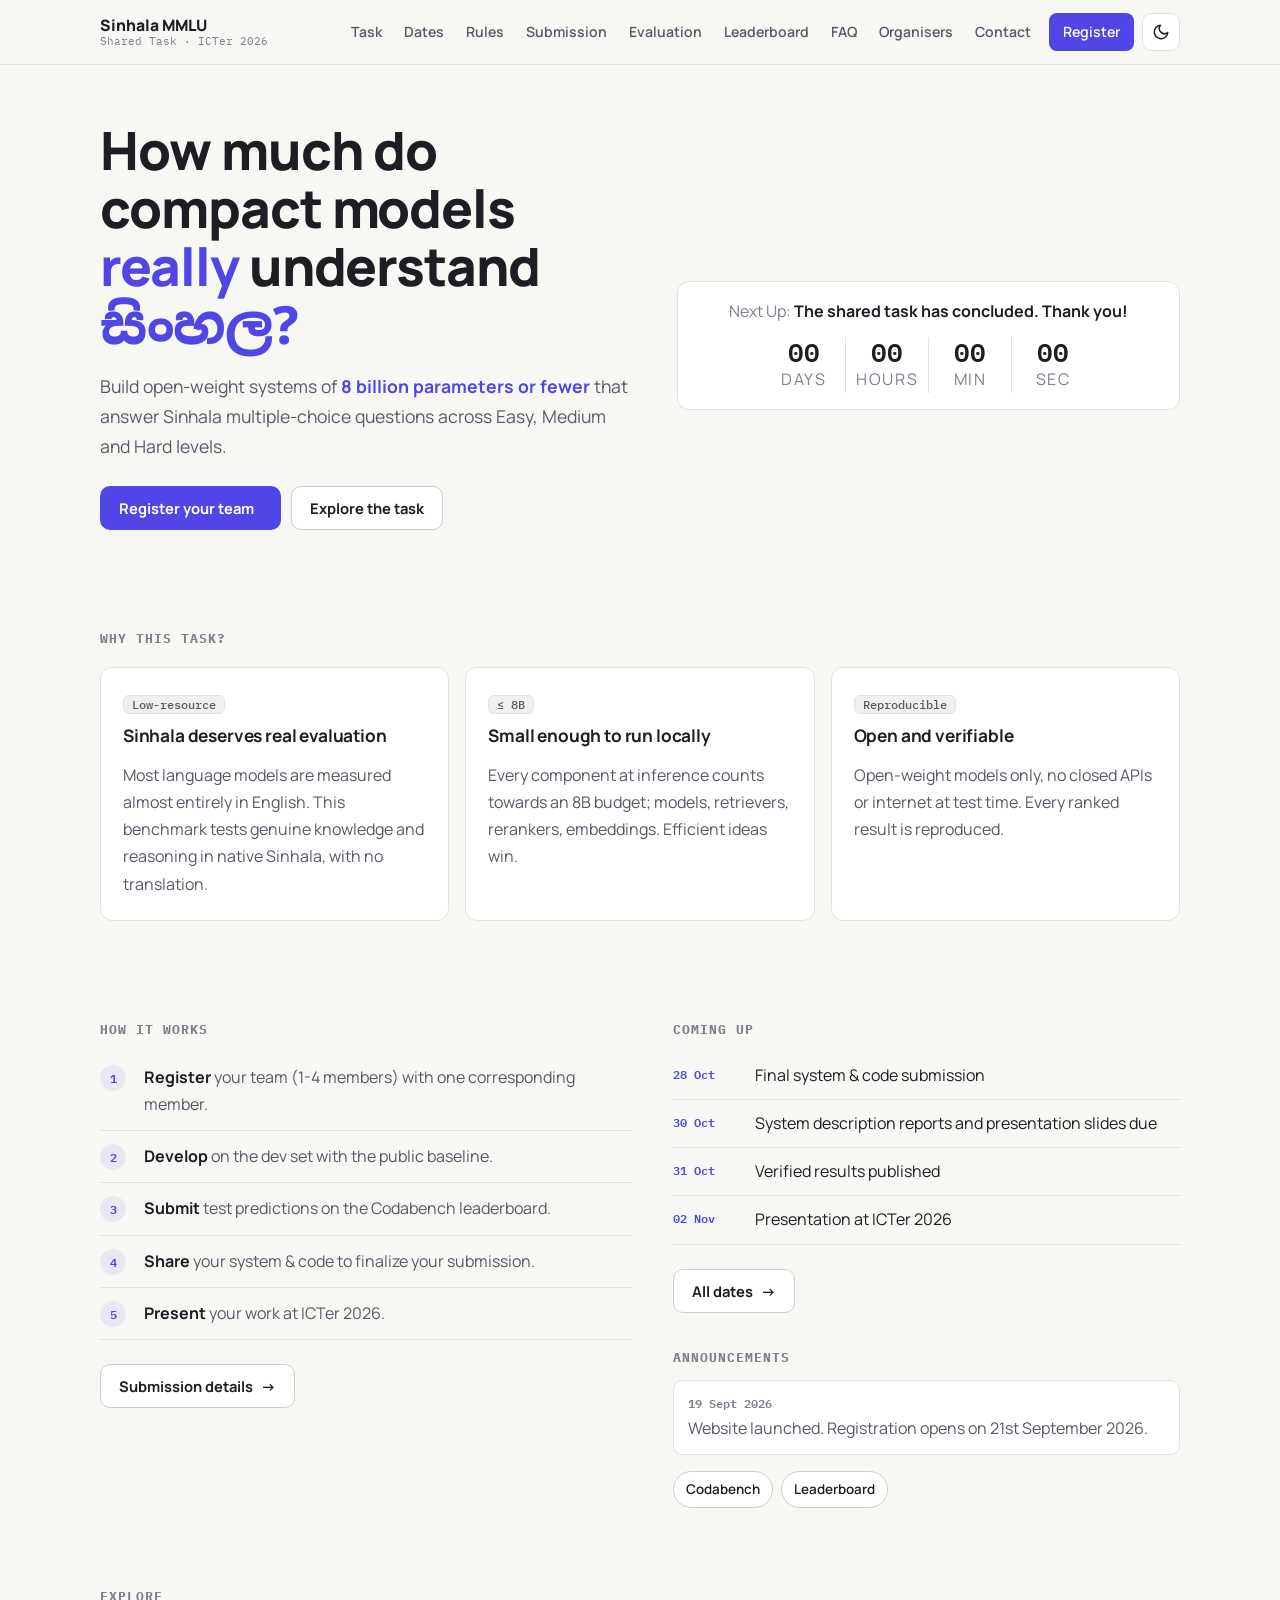
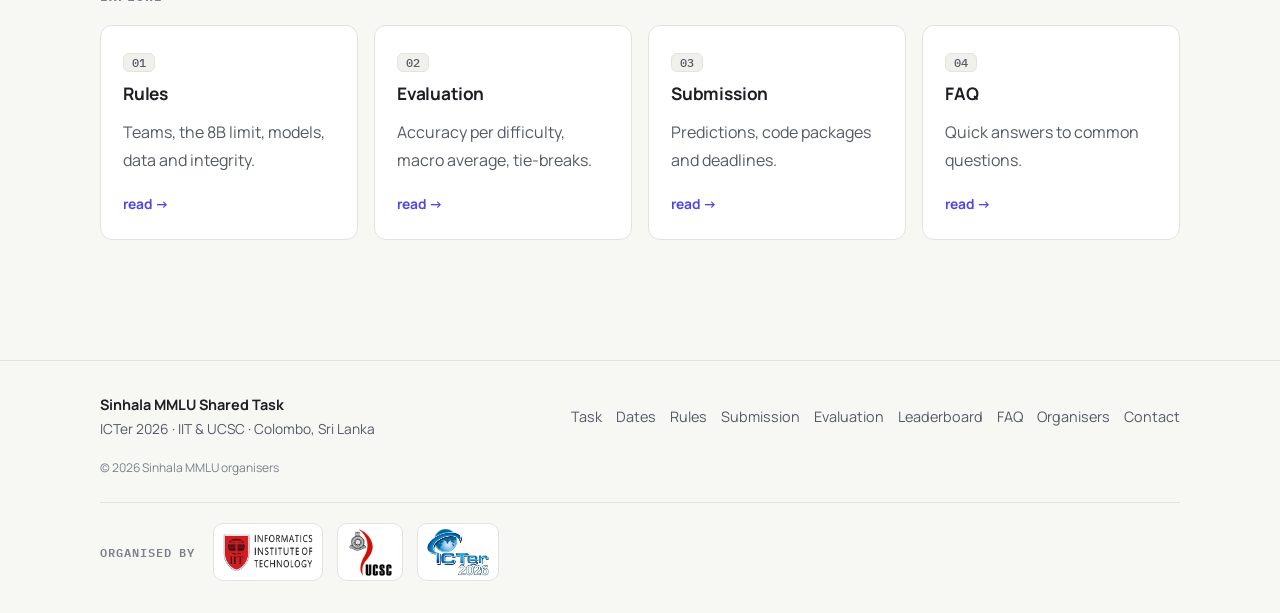
<file: index.html>
<!doctype html>
<html lang="en">
<head>
  <meta charset="utf-8">
  <meta name="viewport" content="width=device-width, initial-scale=1">
  <title>Sinhala MMLU Shared Task · ICTer 2026</title>
  <meta name="description" content="Sinhala MMLU Shared Task at ICTer 2026: build compact open models (≤8B parameters) that answer Sinhala multiple-choice questions across Easy, Medium and Hard levels.">
  <meta property="og:title" content="Sinhala MMLU Shared Task · ICTer 2026">
  <meta property="og:description" content="Sinhala MMLU Shared Task at ICTer 2026: build compact open models (≤8B parameters) that answer Sinhala multiple-choice questions across Easy, Medium and Hard levels.">
  <meta property="og:type" content="website">
  <!-- <meta name="theme-color" content="#f7f7f4" media="(prefers-color-scheme: light)"> -->
  <!-- <meta name="theme-color" content="#101216" media="(prefers-color-scheme: dark)"> -->
  <meta name="theme-color" content="#f7f7f4">
  <script>try{var t=localStorage.getItem("theme");if(t)document.documentElement.setAttribute("data-theme",t)}catch(e){}</script>
  <!-- <link rel="icon" href="data:image/svg+xml,<svg xmlns='http://www.w3.org/2000/svg' viewBox='0 0 64 64'><rect width='64' height='64' rx='14' fill='%234f46e5'/><text x='32' y='44' font-size='32' text-anchor='middle' fill='white' font-family='sans-serif'>සි</text></svg>"> -->
  <link rel="preconnect" href="https://fonts.googleapis.com">
  <link rel="preconnect" href="https://fonts.gstatic.com" crossorigin>
  <link href="https://fonts.googleapis.com/css2?family=IBM+Plex+Mono:wght@400;500;600&family=Manrope:wght@400;500;600;700;800&family=Noto+Sans+Sinhala:wght@400;600;800&display=swap" rel="stylesheet">
  <link rel="stylesheet" href="assets/styles.css">
</head>
<body data-page="home">
<!-- <a class="skip" href="#main">Skip to content</a> -->
<header id="site-header" class="topbar"></header>

<main id="main">
<section class="hero">
  <div class="wrap">
    <div class="hero-grid">
      <div>
        <!-- <p class="eyebrow">Shared task · ICTer 2026 · Colombo, Sri Lanka</p> -->
        <h1>How much do compact models <em>really</em> understand <span class="si-big">සිංහල?</span></h1>
        <p class="lead">Build open-weight systems of <span class="hl">8 billion parameters or fewer</span> that answer Sinhala multiple-choice questions across Easy, Medium and Hard levels.</p>
        <div class="actions">
          <a class="btn btn-primary" data-link="registration" href="#">Register your team <span class="arrow"></span></a>
          <a class="btn btn-ghost" href="task.html">Explore the task</a>
        </div>
      </div>

      <!-- <div class="attn-card reveal" aria-label="Illustration: attention between the tokens of a Sinhala question, and the model's answer probabilities">
        <div class="attn-head"><span>query token: <b id="attn-focus" class="si">කුමක්ද</b></span><span>attention weights</span></div>
        <div class="attn-stage">
          <svg class="attn-svg" aria-hidden="true"></svg>
          <div class="tokens">
            <span class="tok si">ශ්‍රී</span><span class="tok si">ලංකා</span><span class="tok si tok-sub">##වේ</span><span class="tok si">පරිපාලන</span><span class="tok si">අග</span><span class="tok si tok-sub">##නුවර</span><span class="tok si">කුමක්ද</span><span class="tok">?</span>
          </div>
        </div>
        <div class="probs">
          <div class="probs-title">p(answer | question)</div>
          <div class="prob" data-p="0.07"><span class="opt">A</span><span class="track"><span class="fill"></span><span class="lbl si">කොළඹ</span></span><span class="val">0.07</span></div>
          <div class="prob win" data-p="0.81"><span class="opt">B</span><span class="track"><span class="fill"></span><span class="lbl si">ශ්‍රී ජයවර්ධනපුර කෝට්ටේ</span></span><span class="val">0.81</span></div>
          <div class="prob" data-p="0.09"><span class="opt">C</span><span class="track"><span class="fill"></span><span class="lbl si">මහනුවර</span></span><span class="val">0.09</span></div>
          <div class="prob" data-p="0.03"><span class="opt">D</span><span class="track"><span class="fill"></span><span class="lbl si">ගාල්ල</span></span><span class="val">0.03</span></div>
        </div>
        <div class="attn-foot">Illustrative example · hover or tap a token to see what it attends to</div>
      </div>
    </div> -->

    <div class="countdown reveal">
      <div class="cd-label"><span class="faint">Next Up:</span> <strong id="cd-title">-</strong></div>
      <div class="cd-grid">
        <div><span id="cd-d">00</span><small>days</small></div>
        <div><span id="cd-h">00</span><small>hours</small></div>
        <div><span id="cd-m">00</span><small>min</small></div>
        <div><span id="cd-s">00</span><small>sec</small></div>
      </div>
    </div>
  </div>
</section>

<section class="section">
  <!-- <div class="wrap">
    <div class="stats">
      <div class="stat reveal"><b>8B</b><span>max total inference parameters</span></div>
      <div class="stat reveal"><b>3</b><span>difficulty levels</span></div>
      <div class="stat reveal"><b>4</b><span>max members per team</span></div>
      <div class="stat reveal"><b>3</b><span>submissions per day</span></div>
    </div>
  </div> -->
</section>

<section class="section">
  <div class="wrap">
    <div class="sec-label">why this task?</div>
    <div class="grid-3">
      <article class="card reveal"><span class="tok card-tag">Low-resource</span><h3>Sinhala deserves real evaluation</h3>
        <p>Most language models are measured almost entirely in English. 
          This benchmark tests genuine knowledge and reasoning in native Sinhala, with no translation.
        </p>
      </article>
      <article class="card reveal"><span class="tok card-tag">≤ 8B</span><h3>Small enough to run locally</h3><p>Every component at inference counts towards an 8B budget; models, retrievers, rerankers, embeddings. Efficient ideas win.</p></article>
      <article class="card reveal"><span class="tok card-tag">Reproducible</span><h3>Open and verifiable</h3><p>Open-weight models only, no closed APIs or internet at test time. Every ranked result is reproduced.</p></article>
    </div>
  </div>
</section>

<section class="section">
  <div class="wrap split">
    <div class="reveal">
      <div class="sec-label">how it works</div>
      <ol class="seq">
        <li><b>Register</b> your team (1-4 members) with one corresponding member.</li>
        <li><b>Develop</b> on the dev set with the public baseline.</li>
        <li><b>Submit</b> test predictions on the Codabench leaderboard.</li>
        <li><b>Share</b> your system & code to finalize your submission.</li>
        <li><b>Present</b> your work at ICTer 2026.</li>
      </ol>
      <div class="actions"><a class="btn btn-ghost" href="submission.html">Submission details <span class="arrow">→</span></a></div>
    </div>
    <div class="reveal">
      <div class="sec-label">coming up</div>
      <ul id="mini-timeline" class="mini-tl"></ul>
      <div class="actions"><a class="btn btn-ghost" href="dates.html">All dates <span class="arrow">→</span></a></div>
      <div class="sec-label" style="margin-top:36px">announcements</div>
      <ul id="news" class="news"></ul>
      <div class="links-row">
        <a class="chip" data-link="codabench" href="#">Codabench</a>
        <a class="chip" href="leaderboard.html">Leaderboard</a>
      </div>
    </div>
  </div>
</section>

<section class="section">
  <div class="wrap">
    <div class="sec-label">explore</div>
    <div class="grid-4">
      <a class="card reveal" href="rules.html"><span class="tok card-tag">01</span><h3>Rules</h3><p>Teams, the 8B limit, models, data and integrity.</p><span class="go">read →</span></a>
      <a class="card reveal" href="evaluation.html"><span class="tok card-tag">02</span><h3>Evaluation</h3><p>Accuracy per difficulty, macro average, tie-breaks.</p><span class="go">read →</span></a>
      <a class="card reveal" href="submission.html"><span class="tok card-tag">03</span><h3>Submission</h3><p>Predictions, code packages and deadlines.</p><span class="go">read →</span></a>
      <a class="card reveal" href="faq.html"><span class="tok card-tag">04</span><h3>FAQ</h3><p>Quick answers to common questions.</p><span class="go">read →</span></a>
    </div>
  </div>
</section>
</main>

<footer id="site-footer" class="footer"></footer>
<script src="assets/config.js"></script>
<script src="assets/app.js"></script>
</body>
</html>
</file>
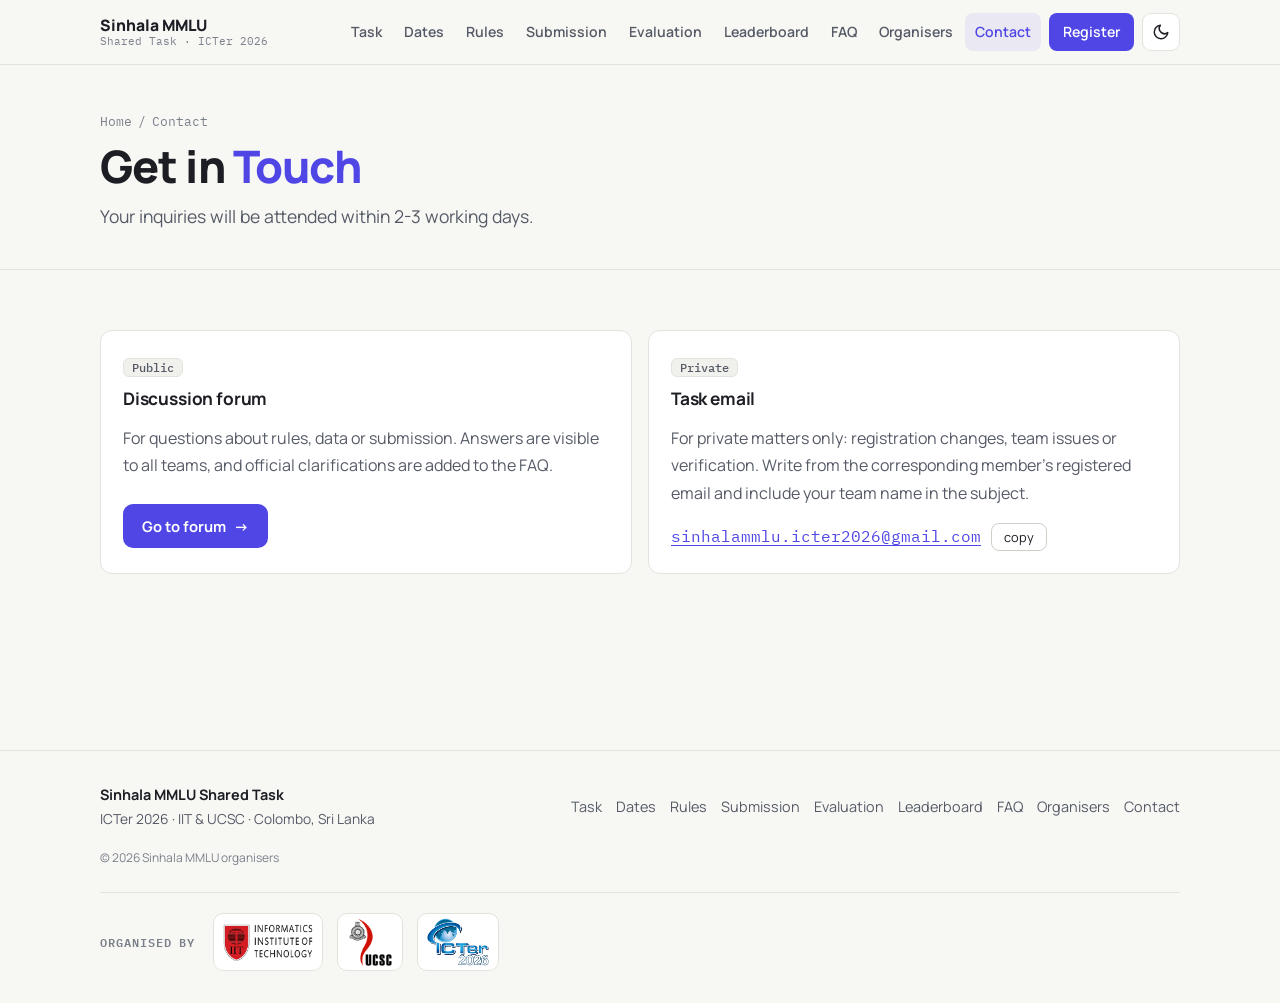
<file: contact.html>
<!doctype html>
<html lang="en">
<head>
  <meta charset="utf-8">
  <meta name="viewport" content="width=device-width, initial-scale=1">
  <title>Contact · Sinhala MMLU Shared Task</title>
  <meta name="description" content="Contact the Sinhala MMLU Shared Task organisers.">
  <meta property="og:title" content="Contact · Sinhala MMLU Shared Task">
  <meta property="og:description" content="Contact the Sinhala MMLU Shared Task organisers.">
  <meta property="og:type" content="website">
  <!-- <meta name="theme-color" content="#f7f7f4" media="(prefers-color-scheme: light)"> -->
  <!-- <meta name="theme-color" content="#101216" media="(prefers-color-scheme: dark)"> -->
  <meta name="theme-color" content="#f7f7f4">
  <script>try{var t=localStorage.getItem("theme");if(t)document.documentElement.setAttribute("data-theme",t)}catch(e){}</script>
  <!-- <link rel="icon" href="data:image/svg+xml,<svg xmlns='http://www.w3.org/2000/svg' viewBox='0 0 64 64'><rect width='64' height='64' rx='14' fill='%234f46e5'/><text x='32' y='44' font-size='32' text-anchor='middle' fill='white' font-family='sans-serif'>සි</text></svg>"> -->
  <link rel="preconnect" href="https://fonts.googleapis.com">
  <link rel="preconnect" href="https://fonts.gstatic.com" crossorigin>
  <link href="https://fonts.googleapis.com/css2?family=IBM+Plex+Mono:wght@400;500;600&family=Manrope:wght@400;500;600;700;800&family=Noto+Sans+Sinhala:wght@400;600;800&display=swap" rel="stylesheet">
  <link rel="stylesheet" href="assets/styles.css">
</head>
<body data-page="contact">
<a class="skip" href="#main">Skip to content</a>
<header id="site-header" class="topbar"></header>

<main id="main">
<section class="page-head">
  <div class="wrap">
    <div class="crumb"><a href="index.html">Home</a><span>/</span><span>contact</span></div>
    <h1>Get in <em>Touch</em></h1>
    <p class="lead">Your inquiries will be attended within 2-3 working days.</p>
  </div>
</section>
<section class="section">
  <div class="wrap">
    <div class="grid-2">
      <article class="card reveal"><span class="tok card-tag">Public</span><h3>Discussion forum</h3><p>For questions about rules, data or submission. Answers are visible to all teams, and official clarifications are added to the FAQ.</p><div class="actions"><a class="btn btn-primary" data-link="forum" href="#">Go to forum <span class="arrow">→</span></a></div></article>
      <article class="card reveal"><span class="tok card-tag">Private</span><h3>Task email</h3><p>For private matters only: registration changes, team issues or verification. Write from the corresponding member's registered email and include your team name in the subject.</p><p class="email-line"><a id="email-link" href="#"></a> <button class="copy" id="copy-email" type="button">copy</button></p></article>
    </div>
  </div>
</section>
<section class="section">
  <div class="wrap narrow prose reveal">
    <!-- <h3>Good to know</h3>
    <ul>
      <li>Rule clarifications are posted publicly. We don't give private rulings.</li>
      <li>New rule clarifications are not accepted after 18 October.</li>
      <li>Use subject tags so we can route your email: <code>[REG]</code>, <code>[RULES]</code>, <code>[SUBMIT]</code>, <code>[TEAM]</code>, <code>[VERIFY]</code>.</li>
      <li>Important updates are emailed to corresponding members and posted on the home page.</li>
    </ul>
    <div id="pager"></div>
  </div> -->
</section>
</main>

<footer id="site-footer" class="footer"></footer>
<script src="assets/config.js"></script>
<script src="assets/app.js"></script>
</body>
</html>
</file>
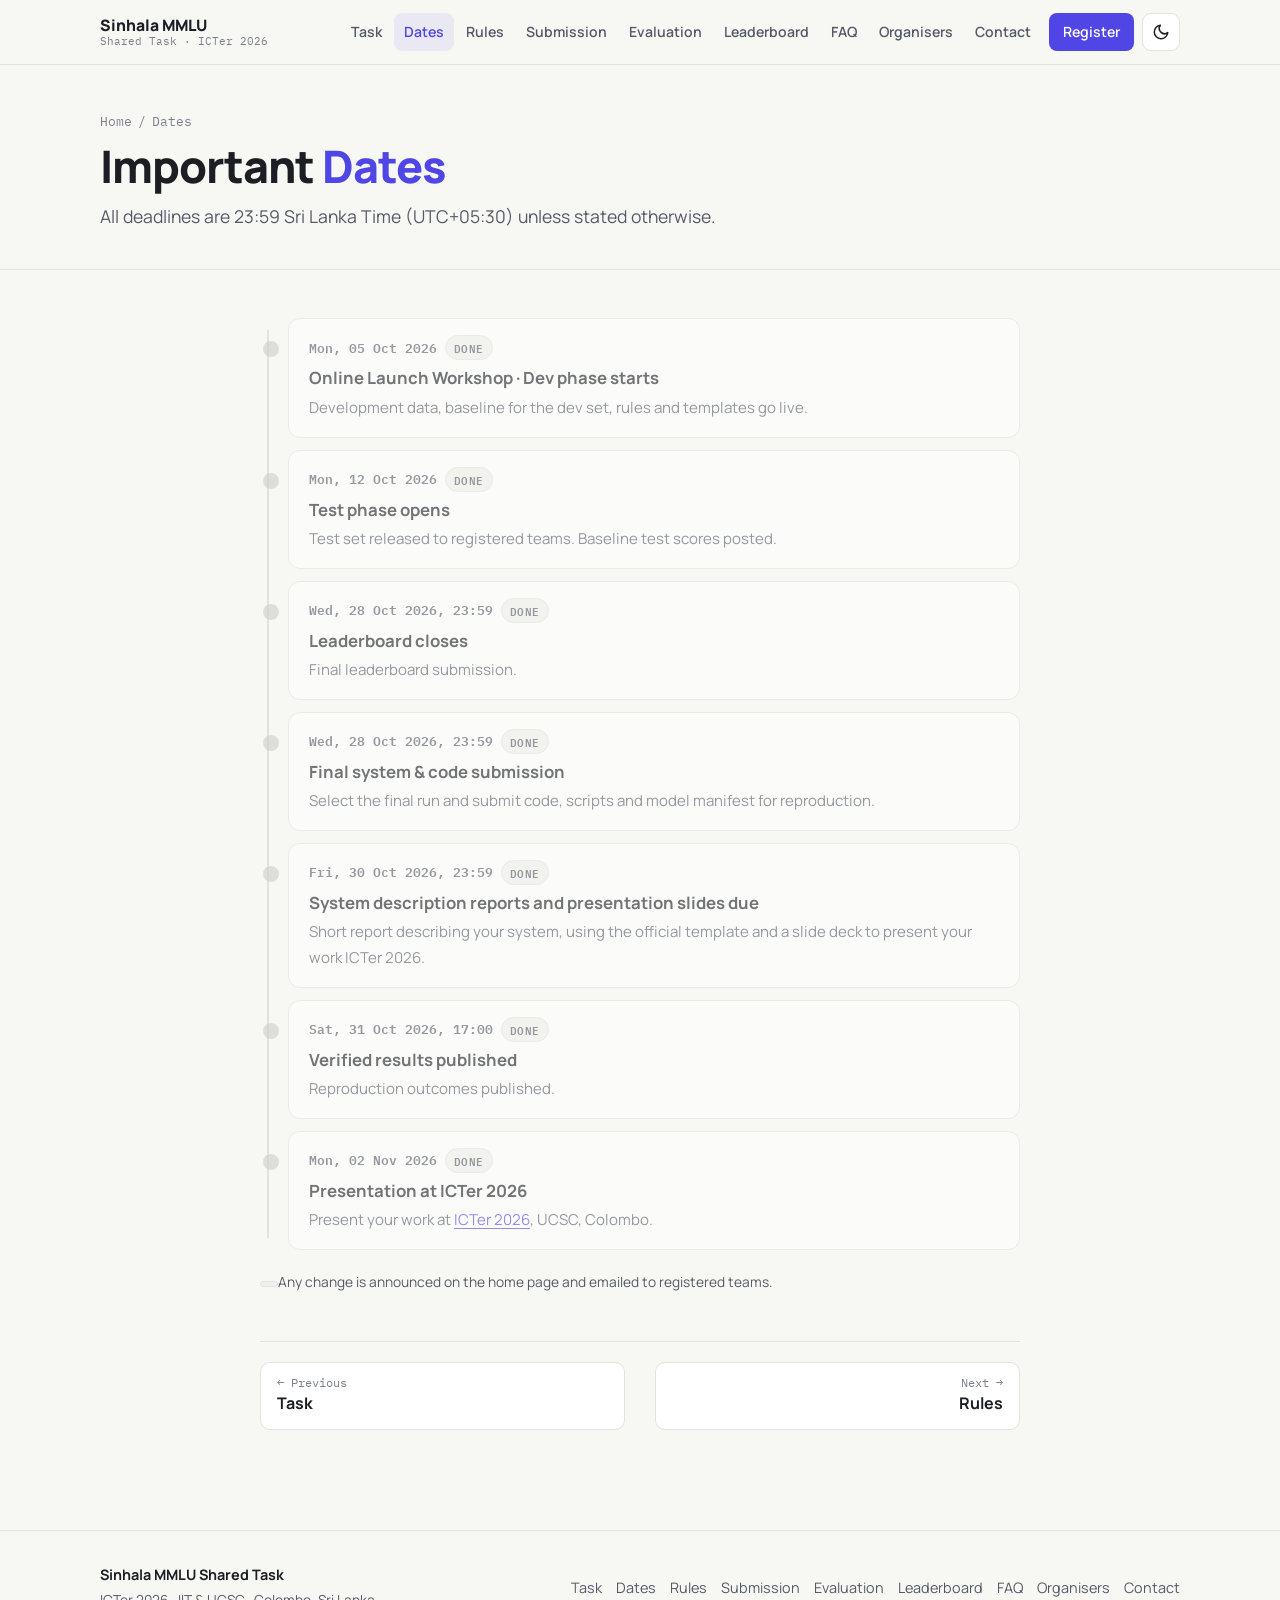
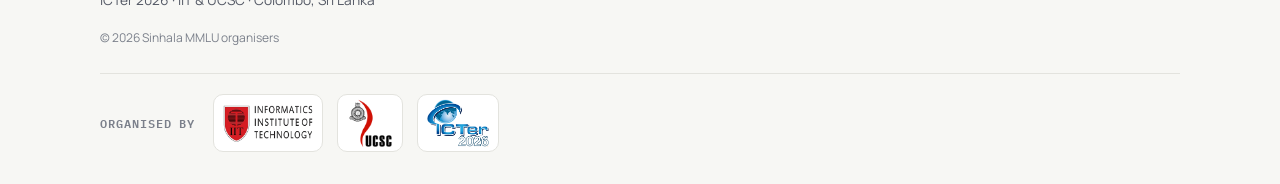
<file: dates.html>
<!doctype html>
<html lang="en">
<head>
  <meta charset="utf-8">
  <meta name="viewport" content="width=device-width, initial-scale=1">
  <title>Important dates · Sinhala MMLU Shared Task</title>
  <meta name="description" content="Key dates and deadlines for the Sinhala MMLU Shared Task at ICTer 2026.">
  <meta property="og:title" content="Important dates · Sinhala MMLU Shared Task">
  <meta property="og:description" content="Key dates and deadlines for the Sinhala MMLU Shared Task at ICTer 2026.">
  <meta property="og:type" content="website">
  <!-- <meta name="theme-color" content="#f7f7f4" media="(prefers-color-scheme: light)"> -->
  <!-- <meta name="theme-color" content="#101216" media="(prefers-color-scheme: dark)"> -->
  <meta name="theme-color" content="#f7f7f4">
  <script>try{var t=localStorage.getItem("theme");if(t)document.documentElement.setAttribute("data-theme",t)}catch(e){}</script>
  <!-- <link rel="icon" href="data:image/svg+xml,<svg xmlns='http://www.w3.org/2000/svg' viewBox='0 0 64 64'><rect width='64' height='64' rx='14' fill='%234f46e5'/><text x='32' y='44' font-size='32' text-anchor='middle' fill='white' font-family='sans-serif'>සි</text></svg>"> -->
  <link rel="preconnect" href="https://fonts.googleapis.com">
  <link rel="preconnect" href="https://fonts.gstatic.com" crossorigin>
  <link href="https://fonts.googleapis.com/css2?family=IBM+Plex+Mono:wght@400;500;600&family=Manrope:wght@400;500;600;700;800&family=Noto+Sans+Sinhala:wght@400;600;800&display=swap" rel="stylesheet">
  <link rel="stylesheet" href="assets/styles.css">
</head>
<body data-page="dates">
<a class="skip" href="#main">Skip to content</a>
<header id="site-header" class="topbar"></header>

<main id="main">
<section class="page-head">
  <div class="wrap">
    <div class="crumb"><a href="index.html">Home</a><span>/</span><span>dates</span></div>
    <h1>Important <em>Dates</em></h1>
    <p class="lead">All deadlines are 23:59 <span data-tz></span> unless stated otherwise.</p>
  </div>
</section>
<section class="section">
  <div class="wrap narrow">
    <div class="timeline-wrap">
      <div class="tl-rail" aria-hidden="true"><span id="tl-fill"></span></div>
      <ol id="timeline" class="timeline"></ol>
    </div>
    <!-- <p class="dim small">Dates marked <span class="tag tag-tent">tentative</span> may shift slightly; any change is announced on the home page and emailed to registered teams.</p> -->
    <p class="dim small"><span class="tag tag-tent"></span>Any change is announced on the home page and emailed to registered teams.</p>
    <div id="pager"></div>
  </div>
</section>
</main>

<footer id="site-footer" class="footer"></footer>
<script src="assets/config.js"></script>
<script src="assets/app.js"></script>
</body>
</html>
</file>
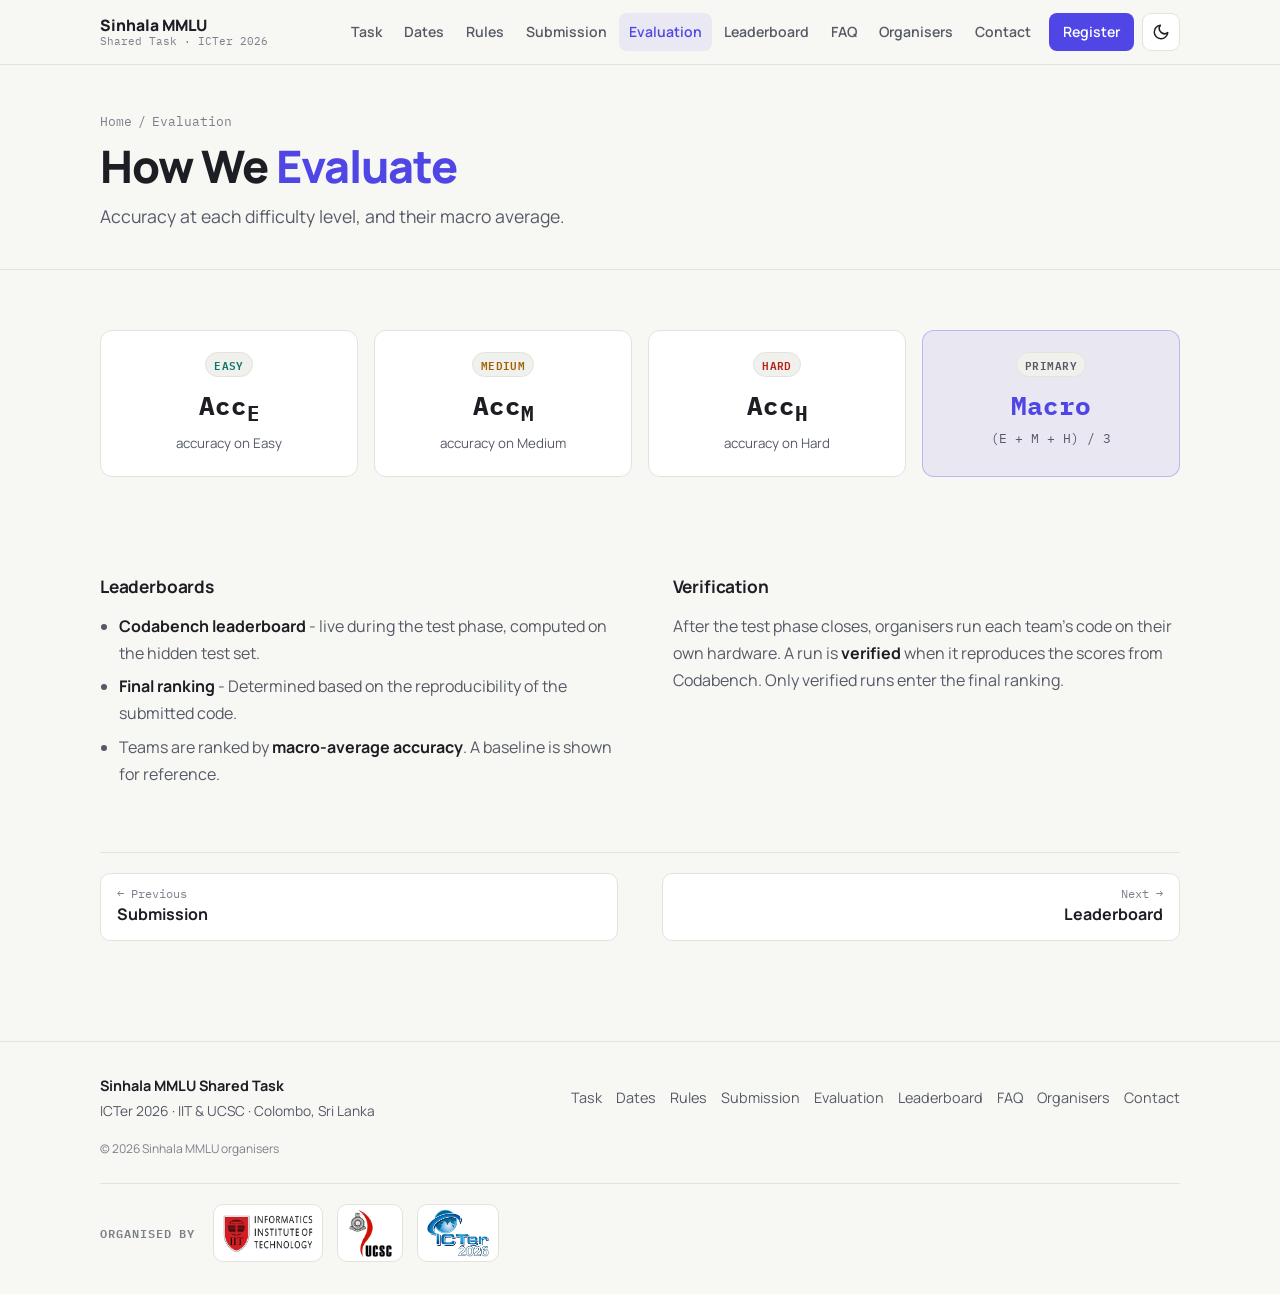
<file: evaluation.html>
<!doctype html>
<html lang="en">
<head>
  <meta charset="utf-8">
  <meta name="viewport" content="width=device-width, initial-scale=1">
  <title>Evaluation · Sinhala MMLU Shared Task</title>
  <meta name="description" content="Evaluation metrics, leaderboards and tie-breaks for the Sinhala MMLU Shared Task.">
  <meta property="og:title" content="Evaluation · Sinhala MMLU Shared Task">
  <meta property="og:description" content="Evaluation metrics, leaderboards and tie-breaks for the Sinhala MMLU Shared Task.">
  <meta property="og:type" content="website">
  <!-- <meta name="theme-color" content="#f7f7f4" media="(prefers-color-scheme: light)"> -->
  <!-- <meta name="theme-color" content="#101216" media="(prefers-color-scheme: dark)"> -->
  <meta name="theme-color" content="#f7f7f4">
  <script>try{var t=localStorage.getItem("theme");if(t)document.documentElement.setAttribute("data-theme",t)}catch(e){}</script>
  <!-- <link rel="icon" href="data:image/svg+xml,<svg xmlns='http://www.w3.org/2000/svg' viewBox='0 0 64 64'><rect width='64' height='64' rx='14' fill='%234f46e5'/><text x='32' y='44' font-size='32' text-anchor='middle' fill='white' font-family='sans-serif'>සි</text></svg>"> -->
  <link rel="preconnect" href="https://fonts.googleapis.com">
  <link rel="preconnect" href="https://fonts.gstatic.com" crossorigin>
  <link href="https://fonts.googleapis.com/css2?family=IBM+Plex+Mono:wght@400;500;600&family=Manrope:wght@400;500;600;700;800&family=Noto+Sans+Sinhala:wght@400;600;800&display=swap" rel="stylesheet">
  <link rel="stylesheet" href="assets/styles.css">
</head>
<body data-page="evaluation">
<a class="skip" href="#main">Skip to content</a>
<header id="site-header" class="topbar"></header>

<main id="main">
<section class="page-head">
  <div class="wrap">
    <div class="crumb"><a href="index.html">Home</a><span>/</span><span>evaluation</span></div>
    <h1>How We <em>Evaluate</em></h1>
    <p class="lead">Accuracy at each difficulty level, and their macro average.</p>
  </div>
</section>
<section class="section">
  <div class="wrap">
    <div class="grid-4">
      <div class="metric reveal"><span class="tag tag-easy">easy</span><b>Acc<sub>E</sub></b><small>accuracy on Easy</small></div>
      <div class="metric reveal"><span class="tag tag-med">medium</span><b>Acc<sub>M</sub></b><small>accuracy on Medium</small></div>
      <div class="metric reveal"><span class="tag tag-hard">hard</span><b>Acc<sub>H</sub></b><small>accuracy on Hard</small></div>
      <div class="metric metric-main reveal"><span class="tag">primary</span><b>Macro</b><small class="mono">(E + M + H) / 3</small></div>
    </div>
  </div>
</section>
<section class="section">
  <div class="wrap split">
    <div class="prose reveal">
      <h3>Leaderboards</h3>
      <!-- <div class="split-bar" role="img" aria-label="Test set split: about 30 percent public leaderboard, 70 percent hidden final ranking">
        <div class="pub">~30% public</div><div class="priv">~70% hidden · final ranking</div>
      </div> -->
      <ul>
        <li><b>Codabench leaderboard</b> - live during the test phase, computed on the hidden test set.</li>
        <li><b>Final ranking</b> - Determined based on the reproducibility of the submitted code.</li>
        <li>Teams are ranked by <b>macro-average accuracy</b>. A baseline is shown for reference.</li>
      </ul>
    </div>
    <div class="prose reveal">
      <!-- <h3>Tie-breaks</h3>
      <ol>
        <li>Higher accuracy on <b class="t-hard">Hard</b> questions.</li>
        <li><b>Earlier submission time</b> of the selected run on Codabench.</li>
      </ol> -->
      <h3>Verification</h3>
      <p>After the test phase closes, organisers run each team's code on their own hardware. A run is <b>verified</b> when it reproduces the scores from Codabench. Only verified runs enter the final ranking.</p>
    </div>
  </div>
  <div class="wrap"><div id="pager"></div></div>
</section>
</main>

<footer id="site-footer" class="footer"></footer>
<script src="assets/config.js"></script>
<script src="assets/app.js"></script>
</body>
</html>
</file>
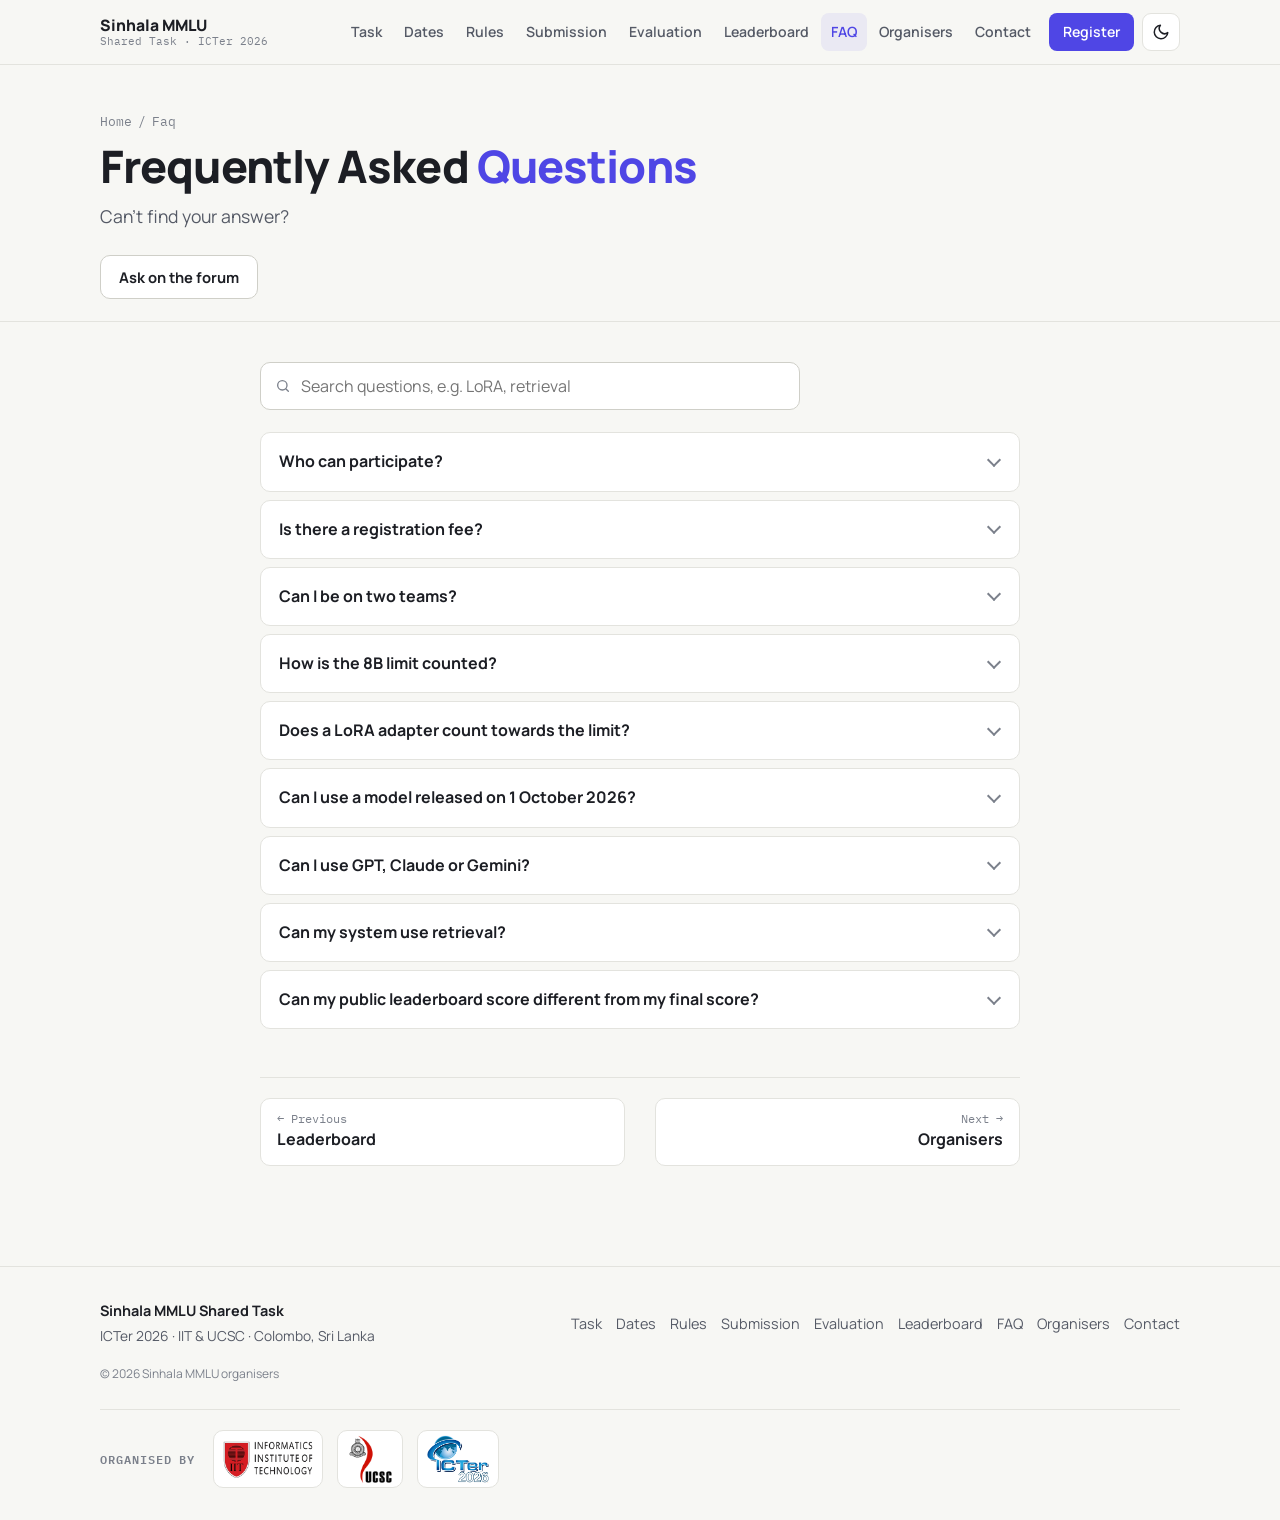
<file: faq.html>
<!doctype html>
<html lang="en">
<head>
  <meta charset="utf-8">
  <meta name="viewport" content="width=device-width, initial-scale=1">
  <title>FAQ · Sinhala MMLU Shared Task</title>
  <meta name="description" content="Frequently asked questions about the Sinhala MMLU Shared Task.">
  <meta property="og:title" content="FAQ · Sinhala MMLU Shared Task">
  <meta property="og:description" content="Frequently asked questions about the Sinhala MMLU Shared Task.">
  <meta property="og:type" content="website">
  <!-- <meta name="theme-color" content="#f7f7f4" media="(prefers-color-scheme: light)"> -->
  <!-- <meta name="theme-color" content="#101216" media="(prefers-color-scheme: dark)"> -->
  <meta name="theme-color" content="#f7f7f4">
  <script>try{var t=localStorage.getItem("theme");if(t)document.documentElement.setAttribute("data-theme",t)}catch(e){}</script>
  <!-- <link rel="icon" href="data:image/svg+xml,<svg xmlns='http://www.w3.org/2000/svg' viewBox='0 0 64 64'><rect width='64' height='64' rx='14' fill='%234f46e5'/><text x='32' y='44' font-size='32' text-anchor='middle' fill='white' font-family='sans-serif'>සි</text></svg>"> -->
  <link rel="preconnect" href="https://fonts.googleapis.com">
  <link rel="preconnect" href="https://fonts.gstatic.com" crossorigin>
  <link href="https://fonts.googleapis.com/css2?family=IBM+Plex+Mono:wght@400;500;600&family=Manrope:wght@400;500;600;700;800&family=Noto+Sans+Sinhala:wght@400;600;800&display=swap" rel="stylesheet">
  <link rel="stylesheet" href="assets/styles.css">
</head>
<body data-page="faq">
<a class="skip" href="#main">Skip to content</a>
<header id="site-header" class="topbar"></header>

<main id="main">
<section class="page-head">
  <div class="wrap">
    <div class="crumb"><a href="index.html">Home</a><span>/</span><span>faq</span></div>
    <h1>Frequently Asked <em>Questions</em></h1>
    <p class="lead">Can't find your answer?</p>
    <div class="actions"><a class="btn btn-ghost" data-link="forum" href="#">Ask on the forum</a></div>

  </div>
</section>
<section class="section">
  <div class="wrap narrow">
    <label class="search-wrap"><svg viewBox="0 0 24 24" fill="none" stroke="currentColor" stroke-width="2" stroke-linecap="round" aria-hidden="true"><circle cx="11" cy="11" r="7"/><path d="M20 20l-3.5-3.5"/></svg><input id="faq-search" type="search" placeholder="Search questions, e.g. LoRA, retrieval" aria-label="Search FAQ"></label>
    <div id="faq-list" class="faq" style="margin-top:22px">
      <details><summary>Who can participate?</summary><p>Anyone - students, researchers and practitioners, from any institution or country. The only exclusion is people who have had access to the full dataset.</p></details>
      <details><summary>Is there a registration fee?</summary><p>No fee is charged to participate in the shared task. Any details about conference attendance for presenters will be announced.</p></details>
      <details><summary>Can I be on two teams?</summary><p>No. Each person may belong to only one team. Duplicate registrations can lead to disqualification of all teams involved.</p></details>
      <details><summary>How is the 8B limit counted?</summary><p>Add up the parameters of every neural component your system loads at inference, generators, ensemble members, classifiers, routers. MoE models count total parameters, not active ones. LoRA adapters count on top of their base model. Quantised models count their original parameters.</p></details>
      <details><summary>Does a LoRA adapter count towards the limit?</summary><p>Yes, count the base model plus the adapter parameters.</p></details>
      <details><summary>Can I use a model released on 1 October 2026?</summary><p>No. Only open-weight models released <b>before</b> 1 October 2026 are allowed.</p></details>
      <details><summary>Can I use GPT, Claude or Gemini?</summary><p>Only to generate training data, and you must disclose it in your manifest and report. They may never be used at inference.</p></details>
      <details><summary>Can my system use retrieval?</summary><p>No. Retrieval-augmented generation, knowledge bases, document stores, search indexes and lookup tables are not permitted at inference, whether online or stored locally. Your system must answer from the model's weights and the question itself.</p></details>
      <details><summary>Can my public leaderboard score different from my final score?</summary><p>Your Codabench score comes from the full hidden test set. After the test phase closes, we reproduce each team's selected run from the submitted code; runs we can reproduce go into the final ranking.</p></details>
    </div>
    <p id="faq-empty" class="dim" hidden>No matching questions. Try another word, or ask on the forum.</p>
    <div id="pager"></div>
  </div>
</section>
</main>

<footer id="site-footer" class="footer"></footer>
<script src="assets/config.js"></script>
<script src="assets/app.js"></script>
</body>
</html>
</file>
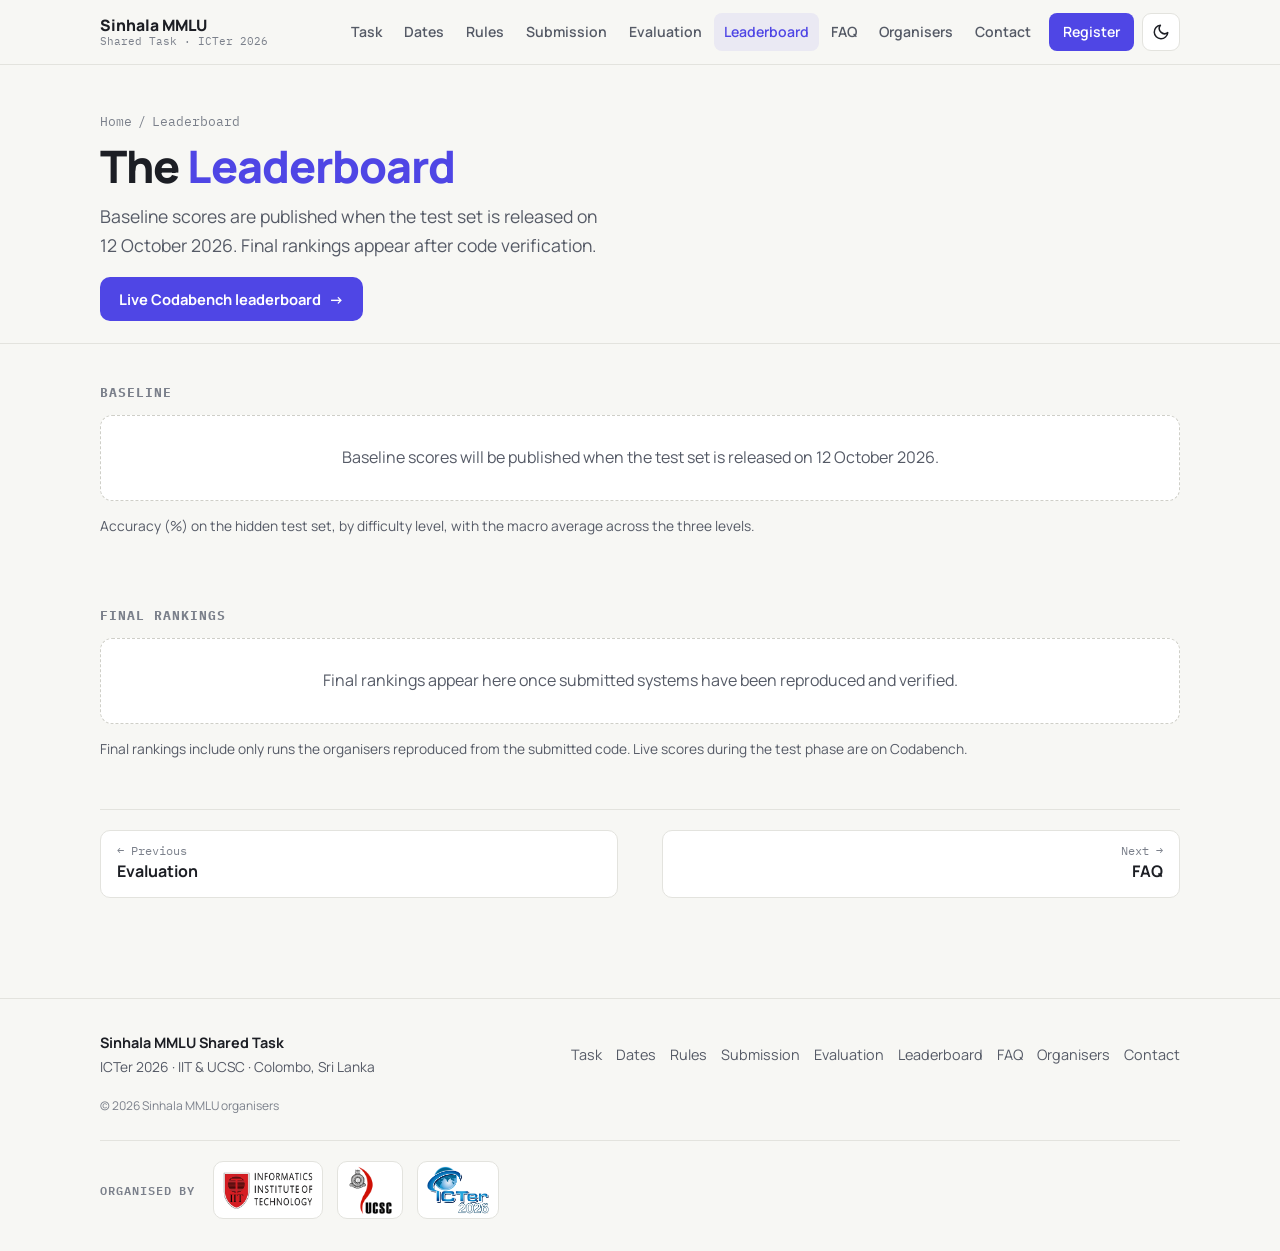
<file: leaderboard.html>
<!doctype html>
<html lang="en">
<head>
  <meta charset="utf-8">
  <meta name="viewport" content="width=device-width, initial-scale=1">
  <title>Leaderboard · Sinhala MMLU Shared Task</title>
  <meta name="description" content="Baselines and final verified rankings for the Sinhala MMLU Shared Task at ICTer 2026.">
  <meta property="og:title" content="Leaderboard · Sinhala MMLU Shared Task">
  <meta property="og:description" content="Baselines and final verified rankings for the Sinhala MMLU Shared Task at ICTer 2026.">
  <meta property="og:type" content="website">
  <!-- <meta name="theme-color" content="#f7f7f4" media="(prefers-color-scheme: light)"> -->
  <!-- <meta name="theme-color" content="#101216" media="(prefers-color-scheme: dark)"> -->
  <meta name="theme-color" content="#f7f7f4">
  <script>try{var t=localStorage.getItem("theme");if(t)document.documentElement.setAttribute("data-theme",t)}catch(e){}</script>
  <!-- <link rel="icon" href="data:image/svg+xml,<svg xmlns='http://www.w3.org/2000/svg' viewBox='0 0 64 64'><rect width='64' height='64' rx='14' fill='%234f46e5'/><text x='32' y='44' font-size='32' text-anchor='middle' fill='white' font-family='sans-serif'>සි</text></svg>"> -->
  <link rel="preconnect" href="https://fonts.googleapis.com">
  <link rel="preconnect" href="https://fonts.gstatic.com" crossorigin>
  <link href="https://fonts.googleapis.com/css2?family=IBM+Plex+Mono:wght@400;500;600&family=Manrope:wght@400;500;600;700;800&family=Noto+Sans+Sinhala:wght@400;600;800&display=swap" rel="stylesheet">
  <link rel="stylesheet" href="assets/styles.css">
</head>
<body data-page="leaderboard">
<a class="skip" href="#main">Skip to content</a>
<header id="site-header" class="topbar"></header>

<main id="main">
<section class="page-head">
  <div class="wrap">
    <div class="crumb"><a href="index.html">Home</a><span>/</span><span>leaderboard</span></div>
    <h1>The <em>Leaderboard</em></h1>
    <p class="lead" id="lb-note"></p>
    <div class="actions" style="margin-top:4px"><a class="btn btn-primary" data-link="codabench" href="#">Live Codabench leaderboard <span class="arrow">→</span></a></div>
  </div>
</section>

<section class="section">
  <div class="wrap">
    <div class="sec-label">Baseline</div>
    <div id="lb-baselines"></div>
    <p class="dim small">Accuracy (%) on the hidden test set, by difficulty level, with the macro average across the three levels.</p>
  </div>
</section>

<section class="section">
  <div class="wrap">
    <div class="sec-label">Final rankings</div>
    <div id="lb-final"></div>
    <p class="dim small">Final rankings include only runs the organisers reproduced from the submitted code. Live scores during the test phase are on Codabench.</p>
    <div id="pager"></div>
  </div>
</section>
</main>

<footer id="site-footer" class="footer"></footer>
<script src="assets/config.js"></script>
<script src="assets/app.js"></script>
</body>
</html>
</file>
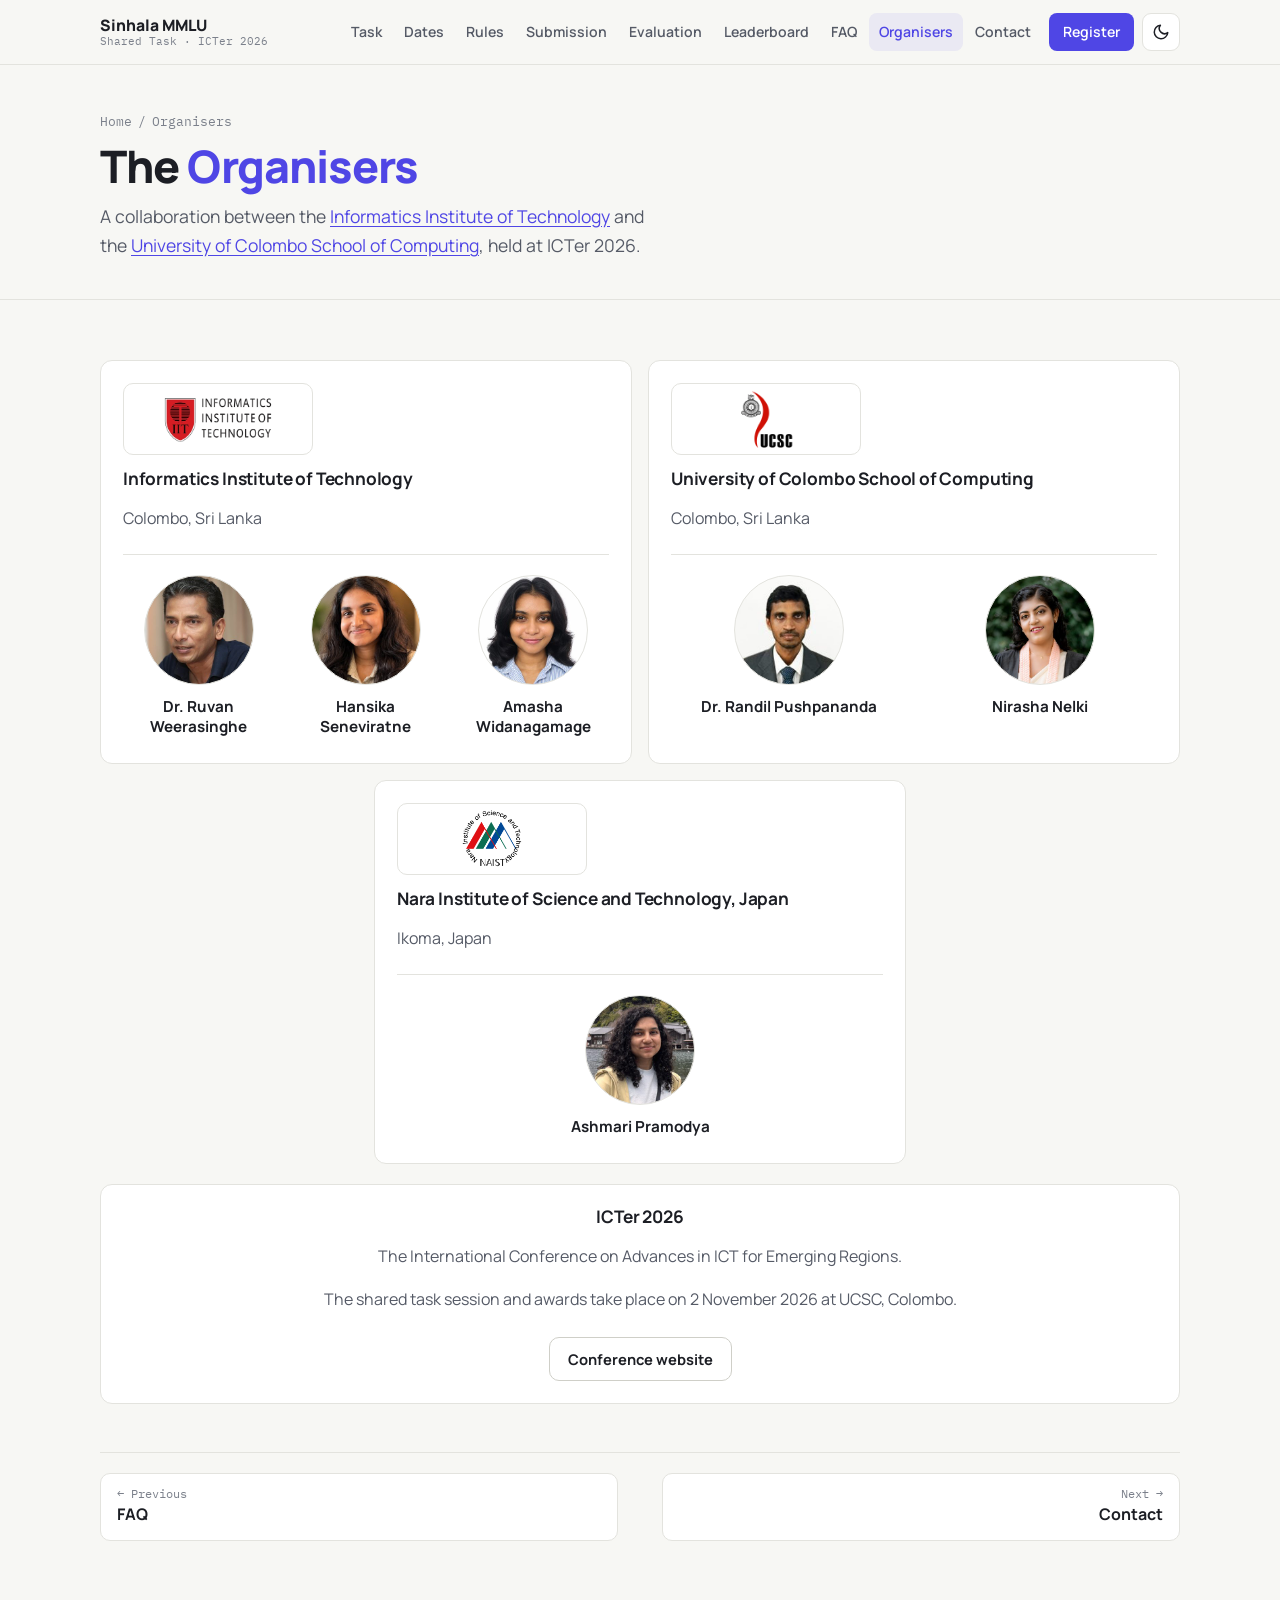
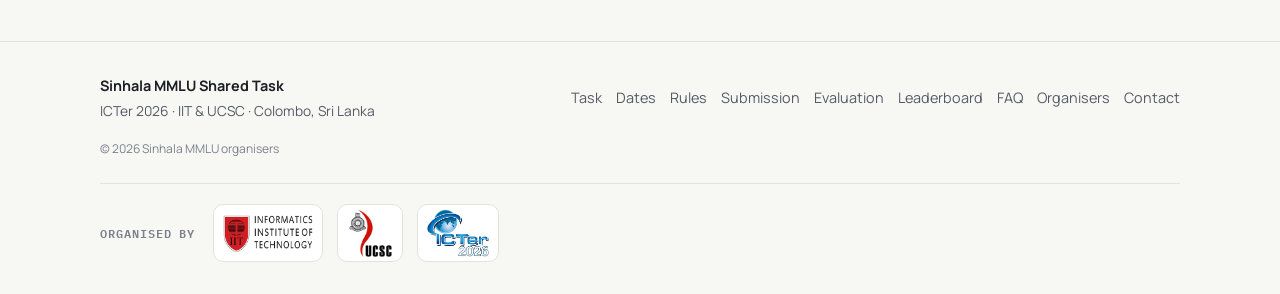
<file: organisers.html>
<!doctype html>
<html lang="en">
<head>
  <meta charset="utf-8">
  <meta name="viewport" content="width=device-width, initial-scale=1">
  <title>Organisers · Sinhala MMLU Shared Task</title>
  <meta name="description" content="The organisers of the Sinhala MMLU Shared Task: Informatics Institute of Technology and University of Colombo School of Computing.">
  <meta property="og:title" content="Organisers · Sinhala MMLU Shared Task">
  <meta property="og:description" content="The organisers of the Sinhala MMLU Shared Task: Informatics Institute of Technology and University of Colombo School of Computing.">
  <meta property="og:type" content="website">
  <!-- <meta name="theme-color" content="#f7f7f4" media="(prefers-color-scheme: light)"> -->
  <!-- <meta name="theme-color" content="#101216" media="(prefers-color-scheme: dark)"> -->
  <meta name="theme-color" content="#f7f7f4">
  <script>try{var t=localStorage.getItem("theme");if(t)document.documentElement.setAttribute("data-theme",t)}catch(e){}</script>
  <!-- <link rel="icon" href="data:image/svg+xml,<svg xmlns='http://www.w3.org/2000/svg' viewBox='0 0 64 64'><rect width='64' height='64' rx='14' fill='%234f46e5'/><text x='32' y='44' font-size='32' text-anchor='middle' fill='white' font-family='sans-serif'>සි</text></svg>"> -->
  <link rel="preconnect" href="https://fonts.googleapis.com">
  <link rel="preconnect" href="https://fonts.gstatic.com" crossorigin>
  <link href="https://fonts.googleapis.com/css2?family=IBM+Plex+Mono:wght@400;500;600&family=Manrope:wght@400;500;600;700;800&family=Noto+Sans+Sinhala:wght@400;600;800&display=swap" rel="stylesheet">
  <link rel="stylesheet" href="assets/styles.css">
</head>
<body data-page="organisers">
<a class="skip" href="#main">Skip to content</a>
<header id="site-header" class="topbar"></header>

<main id="main">
<section class="page-head">
  <div class="wrap">
    <div class="crumb"><a href="index.html">Home</a><span>/</span><span>organisers</span></div>
    <h1>The <em>Organisers</em></h1>
    <p class="lead">A collaboration between the <a href="https://www.iit.ac.lk/">Informatics Institute of Technology</a> and the <a href="https://ucsc.cmb.ac.lk/">University of Colombo School of Computing</a>, held at ICTer 2026.</p>
  </div>
</section>
<section class="section">
  <div class="wrap">
    <!-- <div class="grid-2">
      <article class="card reveal"><div class="org-logo">IIT</div><h3>Informatics Institute of Technology</h3><p>Colombo, Sri Lanka</p><ul class="people"><li><span class="avatar">?</span><div><b>Organiser name</b><small>Role · to be added</small></div></li><li><span class="avatar">?</span><div><b>Organiser name</b><small>Role · to be added</small></div></li></ul></article>
      <article class="card reveal"><div class="org-logo">UCSC</div><h3>University of Colombo School of Computing</h3><p>Colombo, Sri Lanka</p><ul class="people"><li><span class="avatar">?</span><div><b>Organiser name</b><small>Role · to be added</small></div></li><li><span class="avatar">?</span><div><b>Organiser name</b><small>Role · to be added</small></div></li></ul></article>
    </div> -->
    <div id="organiser-grid" class="grid-2"></div>
    <div class="card center reveal">
      <h3>ICTer 2026</h3>
      <p>The International Conference on Advances in ICT for Emerging Regions.</p>
      <p>The shared task session and awards take place on 2 November 2026 at UCSC, Colombo.</p>
      <div class="actions" style="justify-content:center"><a class="btn btn-ghost" data-link="icter" href="#">Conference website</a></div>
    </div>
    <div id="pager"></div>
  </div>
</section>
</main>

<footer id="site-footer" class="footer"></footer>
<script src="assets/config.js"></script>
<script src="assets/app.js"></script>
</body>
</html>
</file>
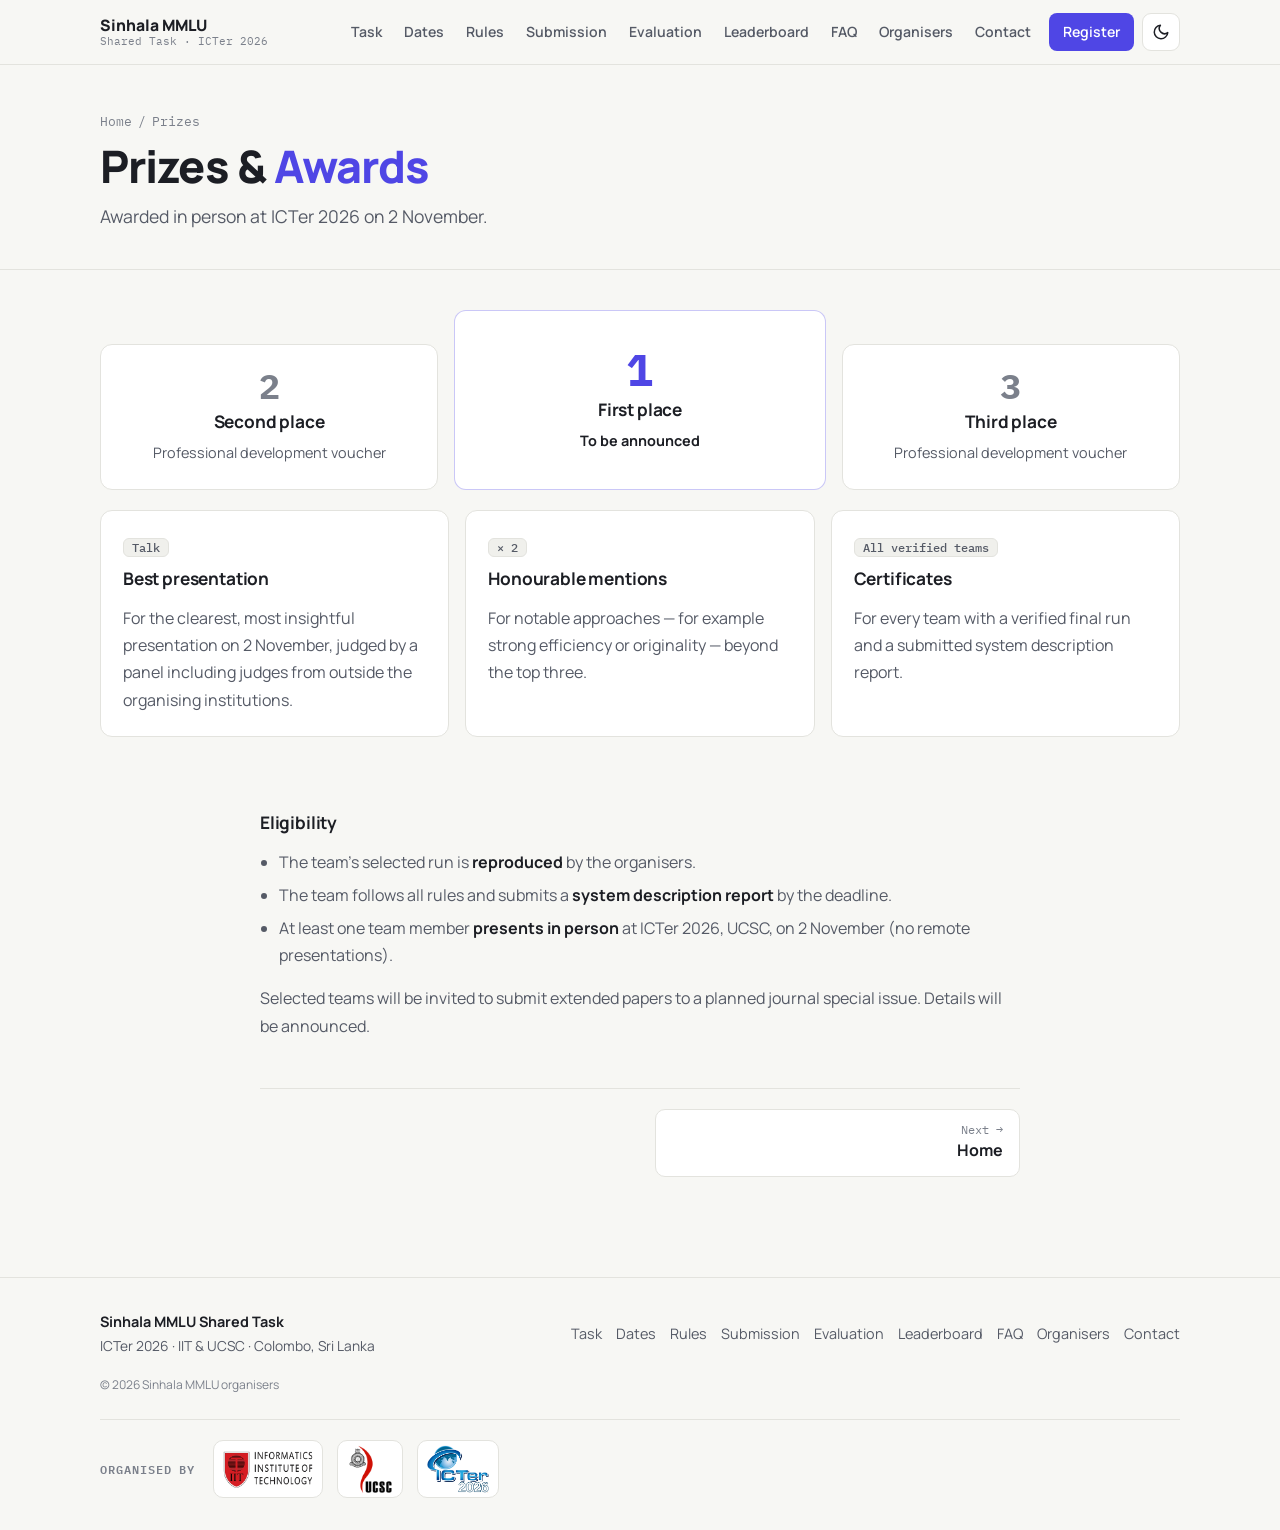
<file: prizes.html>
<!doctype html>
<html lang="en">
<head>
  <meta charset="utf-8">
  <meta name="viewport" content="width=device-width, initial-scale=1">
  <title>Prizes · Sinhala MMLU Shared Task</title>
  <meta name="description" content="Prizes, awards and eligibility for the Sinhala MMLU Shared Task at ICTer 2026.">
  <meta property="og:title" content="Prizes · Sinhala MMLU Shared Task">
  <meta property="og:description" content="Prizes, awards and eligibility for the Sinhala MMLU Shared Task at ICTer 2026.">
  <meta property="og:type" content="website">
  <!-- <meta name="theme-color" content="#f7f7f4" media="(prefers-color-scheme: light)"> -->
  <!-- <meta name="theme-color" content="#101216" media="(prefers-color-scheme: dark)"> -->
  <meta name="theme-color" content="#f7f7f4">
  <script>try{var t=localStorage.getItem("theme");if(t)document.documentElement.setAttribute("data-theme",t)}catch(e){}</script>
  <!-- <link rel="icon" href="data:image/svg+xml,<svg xmlns='http://www.w3.org/2000/svg' viewBox='0 0 64 64'><rect width='64' height='64' rx='14' fill='%234f46e5'/><text x='32' y='44' font-size='32' text-anchor='middle' fill='white' font-family='sans-serif'>සි</text></svg>"> -->
  <link rel="preconnect" href="https://fonts.googleapis.com">
  <link rel="preconnect" href="https://fonts.gstatic.com" crossorigin>
  <link href="https://fonts.googleapis.com/css2?family=IBM+Plex+Mono:wght@400;500;600&family=Manrope:wght@400;500;600;700;800&family=Noto+Sans+Sinhala:wght@400;600;800&display=swap" rel="stylesheet">
  <link rel="stylesheet" href="assets/styles.css">
</head>
<body data-page="prizes">
<a class="skip" href="#main">Skip to content</a>
<header id="site-header" class="topbar"></header>

<main id="main">
<section class="page-head">
  <div class="wrap">
    <div class="crumb"><a href="index.html">Home</a><span>/</span><span>prizes</span></div>
    <h1>Prizes &amp; <em>Awards</em></h1>
    <p class="lead">Awarded in person at ICTer 2026 on 2 November.</p>
  </div>
</section>
<section class="section">
  <div class="wrap">
    <div class="podium">
      <article class="prize prize-2 reveal"><span class="rank">2</span><h3>Second place</h3><p class="prize-val" data-prize="second"></p></article>
      <article class="prize prize-1 reveal"><span class="rank">1</span><h3>First place</h3><p class="prize-val" data-prize="first"></p></article>
      <article class="prize prize-3 reveal"><span class="rank">3</span><h3>Third place</h3><p class="prize-val" data-prize="third"></p></article>
    </div>
    <div class="grid-3">
      <article class="card reveal"><span class="tok card-tag">Talk</span><h3>Best presentation</h3><p>For the clearest, most insightful presentation on 2 November, judged by a panel including judges from outside the organising institutions.</p></article>
      <article class="card reveal"><span class="tok card-tag">× 2</span><h3>Honourable mentions</h3><p>For notable approaches — for example strong efficiency or originality — beyond the top three.</p></article>
      <article class="card reveal"><span class="tok card-tag">All verified teams</span><h3>Certificates</h3><p>For every team with a verified final run and a submitted system description report.</p></article>
    </div>
  </div>
</section>
<section class="section">
  <div class="wrap narrow prose reveal">
    <h3>Eligibility</h3>
    <ul>
      <li>The team's selected run is <b>reproduced</b> by the organisers.</li>
      <li>The team follows all rules and submits a <b>system description report</b> by the deadline.</li>
      <li>At least one team member <b>presents in person</b> at ICTer 2026, UCSC, on 2 November (no remote presentations).</li>
    </ul>
    <p>Selected teams will be invited to submit extended papers to a planned journal special issue. Details will be announced.</p>
    <div id="pager"></div>
  </div>
</section>
</main>

<footer id="site-footer" class="footer"></footer>
<script src="assets/config.js"></script>
<script src="assets/app.js"></script>
</body>
</html>
</file>
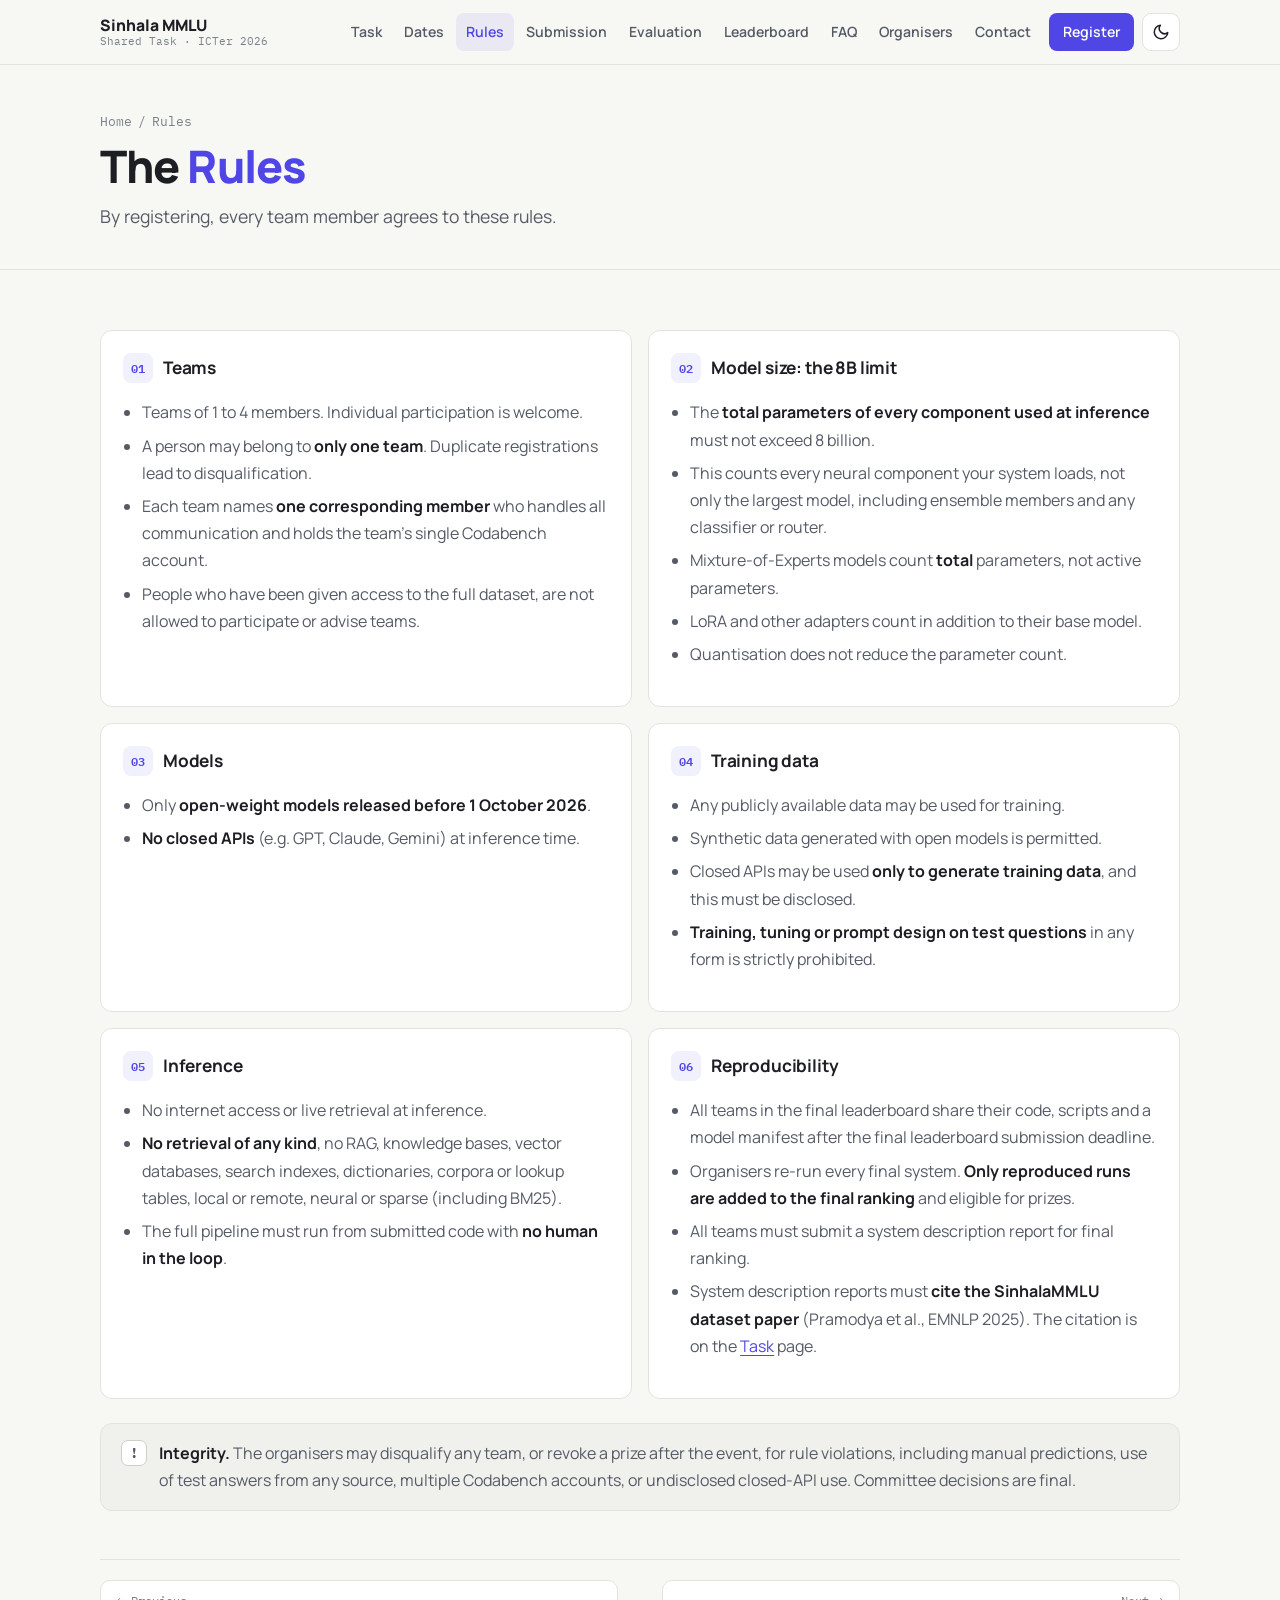
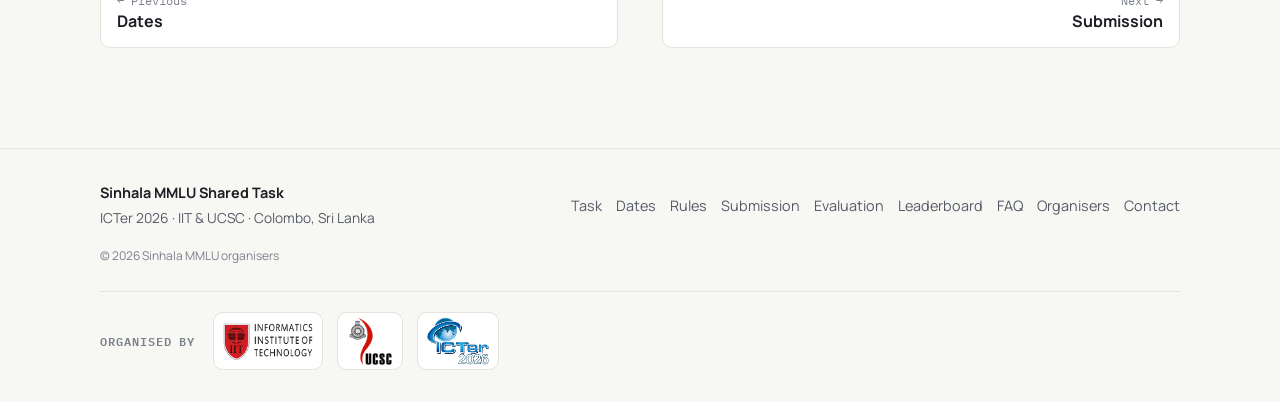
<file: rules.html>
<!doctype html>
<html lang="en">
<head>
  <meta charset="utf-8">
  <meta name="viewport" content="width=device-width, initial-scale=1">
  <title>Rules · Sinhala MMLU Shared Task</title>
  <meta name="description" content="Participation rules for the Sinhala MMLU Shared Task: teams, the 8B parameter limit, models, data and reproducibility.">
  <meta property="og:title" content="Rules · Sinhala MMLU Shared Task">
  <meta property="og:description" content="Participation rules for the Sinhala MMLU Shared Task: teams, the 8B parameter limit, models, data and reproducibility.">
  <meta property="og:type" content="website">
  <!-- <meta name="theme-color" content="#f7f7f4" media="(prefers-color-scheme: light)"> -->
  <!-- <meta name="theme-color" content="#101216" media="(prefers-color-scheme: dark)"> -->
  <meta name="theme-color" content="#f7f7f4">
  <script>try{var t=localStorage.getItem("theme");if(t)document.documentElement.setAttribute("data-theme",t)}catch(e){}</script>
  <!-- <link rel="icon" href="data:image/svg+xml,<svg xmlns='http://www.w3.org/2000/svg' viewBox='0 0 64 64'><rect width='64' height='64' rx='14' fill='%234f46e5'/><text x='32' y='44' font-size='32' text-anchor='middle' fill='white' font-family='sans-serif'>සි</text></svg>"> -->
  <link rel="preconnect" href="https://fonts.googleapis.com">
  <link rel="preconnect" href="https://fonts.gstatic.com" crossorigin>
  <link href="https://fonts.googleapis.com/css2?family=IBM+Plex+Mono:wght@400;500;600&family=Manrope:wght@400;500;600;700;800&family=Noto+Sans+Sinhala:wght@400;600;800&display=swap" rel="stylesheet">
  <link rel="stylesheet" href="assets/styles.css">
</head>
<body data-page="rules">
<a class="skip" href="#main">Skip to content</a>
<header id="site-header" class="topbar"></header>

<main id="main">
<section class="page-head">
  <div class="wrap">
    <div class="crumb"><a href="index.html">Home</a><span>/</span><span>rules</span></div>
    <h1>The <em>Rules</em></h1>
    <p class="lead">By registering, every team member agrees to these rules.</p>
  </div>
</section>
<section class="section">
  <div class="wrap">
    <!-- <div class="actions" style="margin-top:0;margin-bottom:10px"><a class="btn btn-ghost" data-link="rulesPdf" href="#">Download full rules</a></div> -->
    <div class="grid-2">
      <article class="card rule reveal"><h3><span class="ix">01</span>Teams</h3><ul>
        <li>Teams of 1 to 4 members. Individual participation is welcome.</li>
        <li>A person may belong to <b>only one team</b>. Duplicate registrations lead to disqualification.</li>
        <li>Each team names <b>one corresponding member</b> who handles all communication and holds the team's single Codabench account.</li>
        <!-- <li>Team membership is frozen when the test phase opens (12 October).</li> -->
        <li>People who have been given access to the full dataset, are not allowed to participate or advise teams.</li></ul></article>
      <article class="card rule reveal"><h3><span class="ix">02</span>Model size: the 8B limit</h3><ul>
        <li>The <b>total parameters of every component used at inference</b> must not exceed 8 billion.</li>
        <li>This counts every neural component your system loads, not only the largest model, including ensemble members and any classifier or router.</li>
        <li>Mixture-of-Experts models count <b>total</b> parameters, not active parameters.</li>
        <li>LoRA and other adapters count in addition to their base model.</li>
        <li>Quantisation does not reduce the parameter count.</li></ul></article>
      <article class="card rule reveal"><h3><span class="ix">03</span>Models</h3><ul>
        <li>Only <b>open-weight models released before 1 October 2026</b>.</li>
        <li><b>No closed APIs</b> (e.g. GPT, Claude, Gemini) at inference time.</li></ul></article>
      <article class="card rule reveal"><h3><span class="ix">04</span>Training data</h3><ul>
        <li>Any publicly available data may be used for training.</li>
        <li>Synthetic data generated with open models is permitted.</li>
        <li>Closed APIs may be used <b>only to generate training data</b>, and this must be disclosed.</li>
        <li><b>Training, tuning or prompt design on test questions</b> in any form is strictly prohibited.</li></ul></article>
      <article class="card rule reveal"><h3><span class="ix">05</span>Inference</h3><ul>
        <li>No internet access or live retrieval at inference.</li>
        <li><b>No retrieval of any kind</b>, no RAG, knowledge bases, vector databases, search indexes, dictionaries, corpora or lookup tables, local or remote, neural or sparse (including BM25).</li>
        <li>The full pipeline must run from submitted code with <b>no human in the loop</b>.</li></ul></article>
      <article class="card rule reveal"><h3><span class="ix">06</span>Reproducibility</h3><ul>
        <li>All teams in the final leaderboard share their code, scripts and a model manifest after the final leaderboard submission deadline.</li>
        <li>Organisers re-run every final system. <b>Only reproduced runs are added to the final ranking</b> and eligible for prizes.</li>
        <!-- <li>Re-runs may use a reformatted copy of the test inputs.</li> -->
        <li>All teams must submit a system description report for final ranking.</li>
        <li>System description reports must <b>cite the SinhalaMMLU dataset paper</b> (Pramodya et al., EMNLP 2025). The citation is on the <a href="task.html">Task</a> page.</li></ul></article>
    </div>
    <div class="callout reveal"><span class="mark">!</span><p><b>Integrity.</b> The organisers may disqualify any team, or revoke a prize after the event, for rule violations, including manual predictions, use of test answers from any source, multiple Codabench accounts, or undisclosed closed-API use. Committee decisions are final.</p></div>
    <div id="pager"></div>
  </div>
</section>
</main>

<footer id="site-footer" class="footer"></footer>
<script src="assets/config.js"></script>
<script src="assets/app.js"></script>
</body>
</html>
</file>
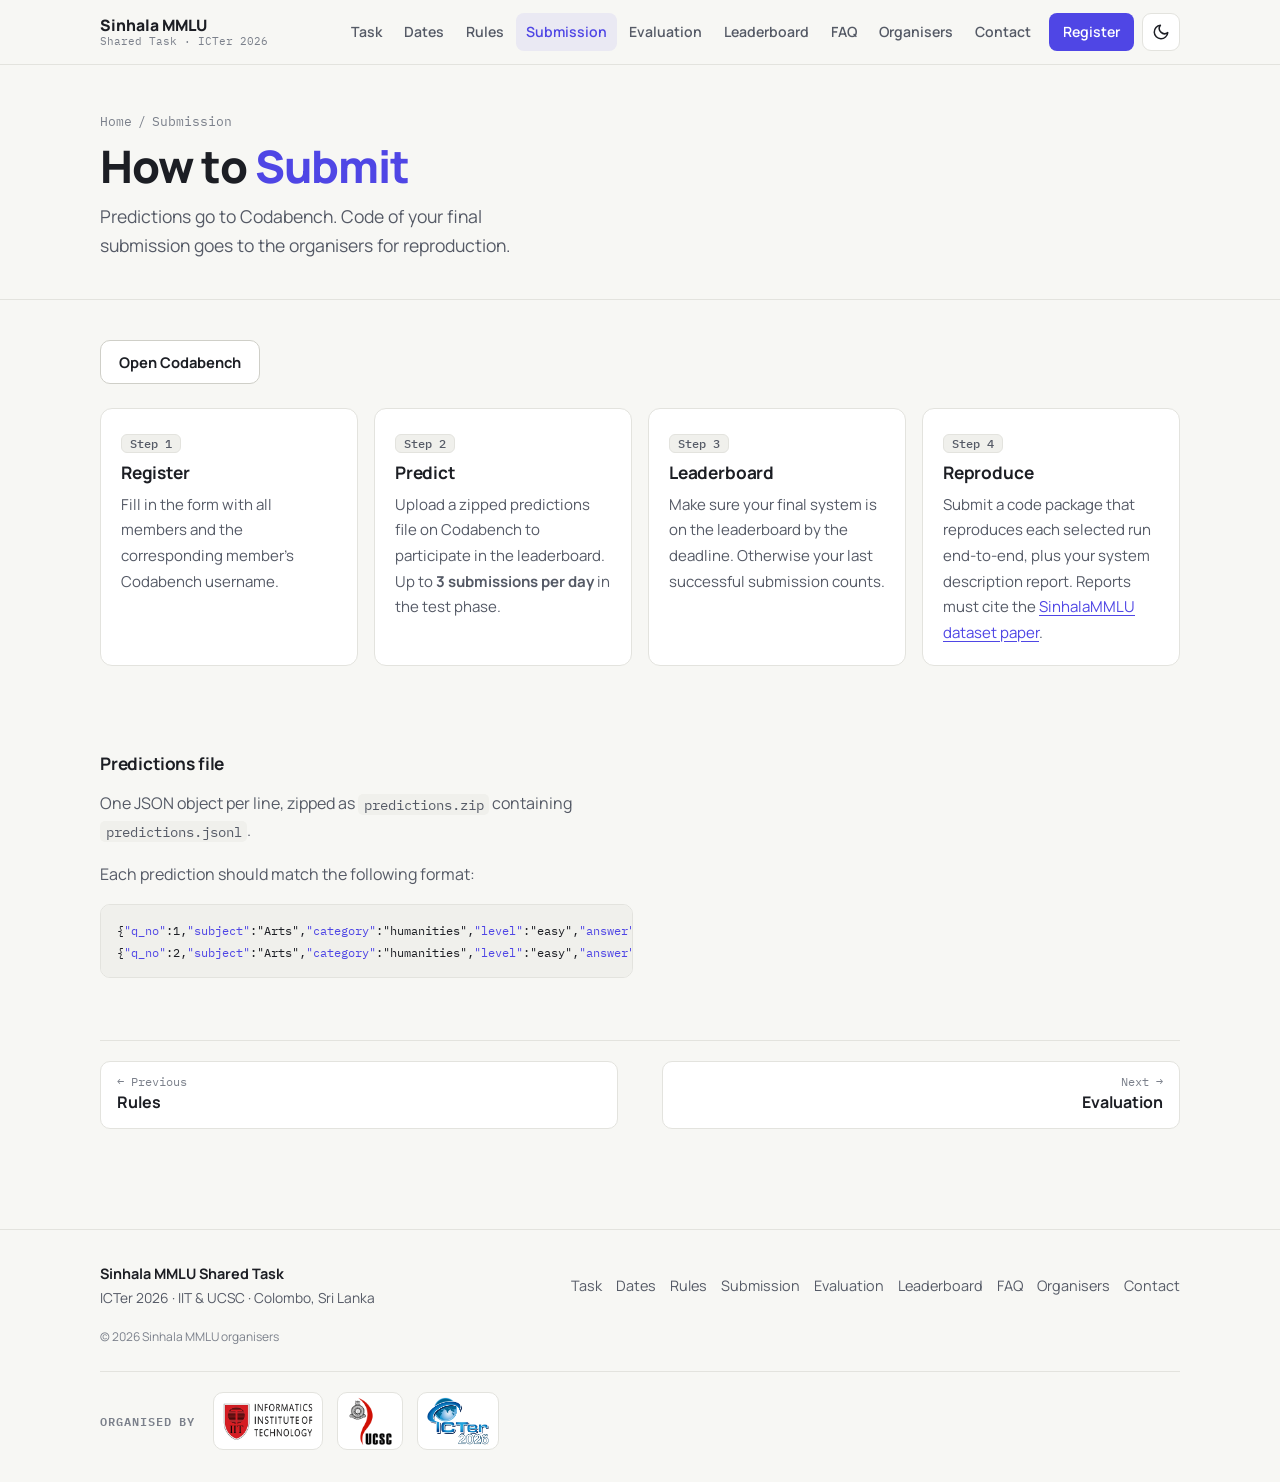
<file: submission.html>
<!doctype html>
<html lang="en">
<head>
  <meta charset="utf-8">
  <meta name="viewport" content="width=device-width, initial-scale=1">
  <title>Submission · Sinhala MMLU Shared Task</title>
  <meta name="description" content="How to submit predictions and code packages for the Sinhala MMLU Shared Task.">
  <meta property="og:title" content="Submission · Sinhala MMLU Shared Task">
  <meta property="og:description" content="How to submit predictions and code packages for the Sinhala MMLU Shared Task.">
  <meta property="og:type" content="website">
  <!-- <meta name="theme-color" content="#f7f7f4" media="(prefers-color-scheme: light)"> -->
  <!-- <meta name="theme-color" content="#101216" media="(prefers-color-scheme: dark)"> -->
  <meta name="theme-color" content="#f7f7f4">
  <script>try{var t=localStorage.getItem("theme");if(t)document.documentElement.setAttribute("data-theme",t)}catch(e){}</script>
  <!-- <link rel="icon" href="data:image/svg+xml,<svg xmlns='http://www.w3.org/2000/svg' viewBox='0 0 64 64'><rect width='64' height='64' rx='14' fill='%234f46e5'/><text x='32' y='44' font-size='32' text-anchor='middle' fill='white' font-family='sans-serif'>සි</text></svg>"> -->
  <link rel="preconnect" href="https://fonts.googleapis.com">
  <link rel="preconnect" href="https://fonts.gstatic.com" crossorigin>
  <link href="https://fonts.googleapis.com/css2?family=IBM+Plex+Mono:wght@400;500;600&family=Manrope:wght@400;500;600;700;800&family=Noto+Sans+Sinhala:wght@400;600;800&display=swap" rel="stylesheet">
  <link rel="stylesheet" href="assets/styles.css">
</head>
<body data-page="submission">
<a class="skip" href="#main">Skip to content</a>
<header id="site-header" class="topbar"></header>

<main id="main">
<section class="page-head">
  <div class="wrap">
    <div class="crumb"><a href="index.html">Home</a><span>/</span><span>submission</span></div>
    <h1>How to <em>Submit</em></h1>
    <p class="lead">Predictions go to Codabench. Code of your final submission goes to the organisers for reproduction.</p>
  </div>
</section>
<section class="section">
  <div class="wrap">
    <div class="actions" style="margin-top:0;margin-bottom:24px"><a class="btn btn-ghost" data-link="codabench" href="#">Open Codabench</a></div>
    <ol class="flow">
      <li class="reveal"><span class="tok">Step 1</span><h3>Register</h3><p>Fill in the form with all members and the corresponding member's Codabench username.</p></li>
      <li class="reveal"><span class="tok">Step 2</span><h3>Predict</h3><p>Upload a zipped predictions file on Codabench to participate in the leaderboard. Up to <b>3 submissions per day</b> in the test phase.</p></li>
      <li class="reveal"><span class="tok">Step 3</span><h3>Leaderboard</h3><p>Make sure your final system is on the leaderboard by the deadline. Otherwise your last successful submission counts.</p></li>
      <li class="reveal"><span class="tok">Step 4</span><h3>Reproduce</h3><p>Submit a code package that reproduces each selected run end-to-end, plus your system description report. Reports must cite the <a href="task.html">SinhalaMMLU dataset paper</a>.</p></li>    </ol>
  </div>
</section>
<section class="section">
  <div class="wrap split">
    <div class="prose reveal">
      <h3>Predictions file</h3>
      <p>One JSON object per line, zipped as <code>predictions.zip</code> containing <code>predictions.jsonl</code>.</p>
      <p>Each prediction should match the following format:</p>
<pre class="code"><code>{<span class="k">"q_no"</span>:<span class="s">1</span>,<span class="k">"subject"</span>:<span class="s">"Arts"</span>,<span class="k">"category"</span>:<span class="s">"humanities"</span>,<span class="k">"level"</span>:<span class="s">"easy"</span>,<span class="k">"answer"</span>:<span class="s">"2"</span>}
{<span class="k">"q_no"</span>:<span class="s">2</span>,<span class="k">"subject"</span>:<span class="s">"Arts"</span>,<span class="k">"category"</span>:<span class="s">"humanities"</span>,<span class="k">"level"</span>:<span class="s">"easy"</span>,<span class="k">"answer"</span>:<span class="s">"4"</span>}</code></pre>
      <!-- <ul>
        <li>Every test <code>id</code> must appear exactly once.</li>
        <li>Missing or invalid answers are scored as incorrect.</li>
        <li>Malformed submissions may still count towards your daily limit — validate locally first with the format checker in the baseline repository.</li>
      </ul> -->
    </div>
    <!-- <div class="prose reveal">
      <h3>Code package</h3>
<pre class="code"><code>your-team/
├── run.sh            <span class="c"># input file → predictions.jsonl</span>
├── requirements.txt  <span class="c"># pinned versions (or Dockerfile)</span>
├── manifest.yaml     <span class="c"># models, revisions, parameter counts</span>
├── README.md         <span class="c"># hardware, runtime, steps</span>
└── src/</code></pre>
<pre class="code"><code><span class="c"># manifest.yaml</span>
<span class="k">team</span>: TeamName
<span class="k">components</span>:
  - <span class="k">name</span>: <span class="s">Qwen/Qwen3-8B</span>
    <span class="k">revision</span>: <span class="s">&lt;commit-hash&gt;</span>
    <span class="k">params</span>: <span class="n">8.2B</span>
<span class="k">total_params</span>: <span class="n">8.2B</span>
<span class="k">closed_api_used_for_data</span>: <span class="n">false</span>
<span class="k">decoding</span>: greedy, seed <span class="n">42</span></code></pre>
      <p class="faint small">Fine-tuned weights must be shared with the organisers (e.g. a private Hugging Face repository or download link).</p>
    </div> -->
  </div>
  <div class="wrap">
    <!-- <div class="callout reveal"><span class="mark">i</span><p><b>Tip:</b> use deterministic decoding (greedy, fixed seeds) and pin every library version. Most failed reproductions come from missing dependencies, unpinned model revisions or hard-coded local paths.</p></div> -->
    <div id="pager"></div>
  </div>
</section>
</main>

<footer id="site-footer" class="footer"></footer>
<script src="assets/config.js"></script>
<script src="assets/app.js"></script>
</body>
</html>
</file>
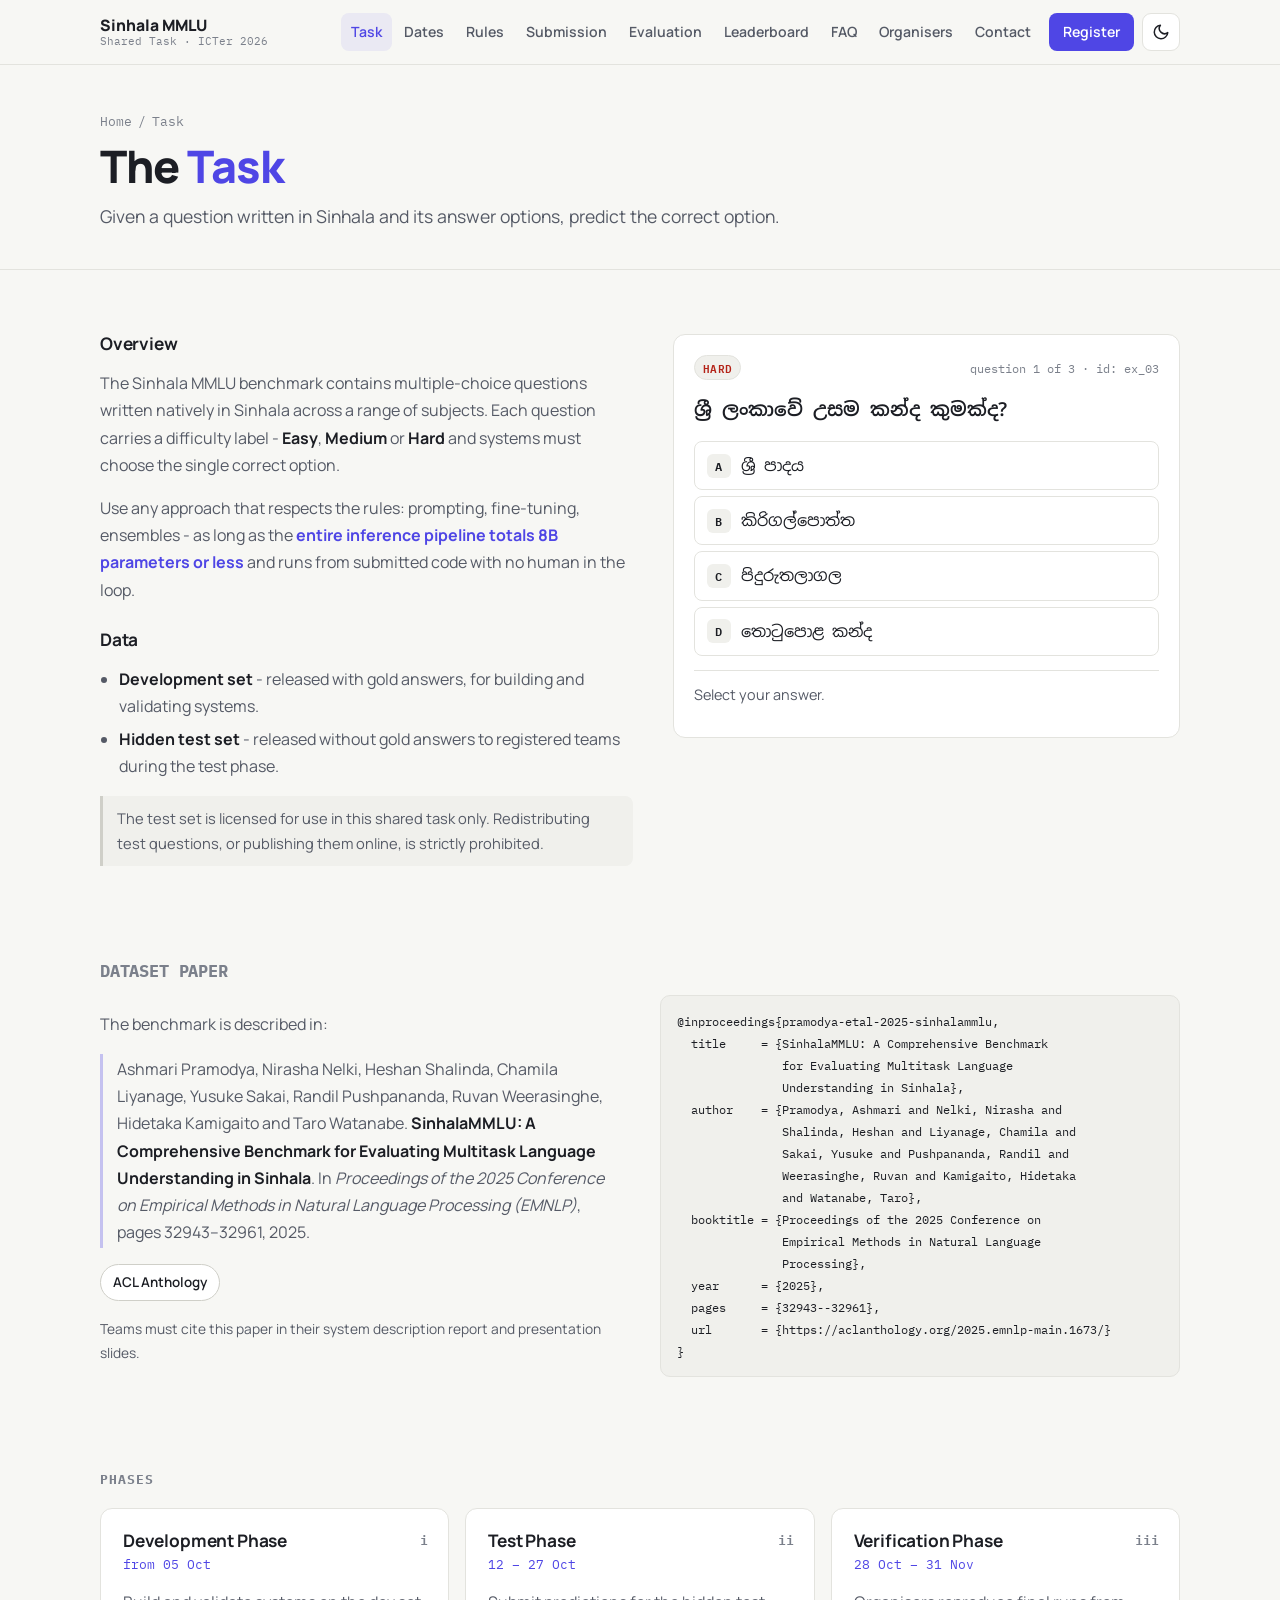
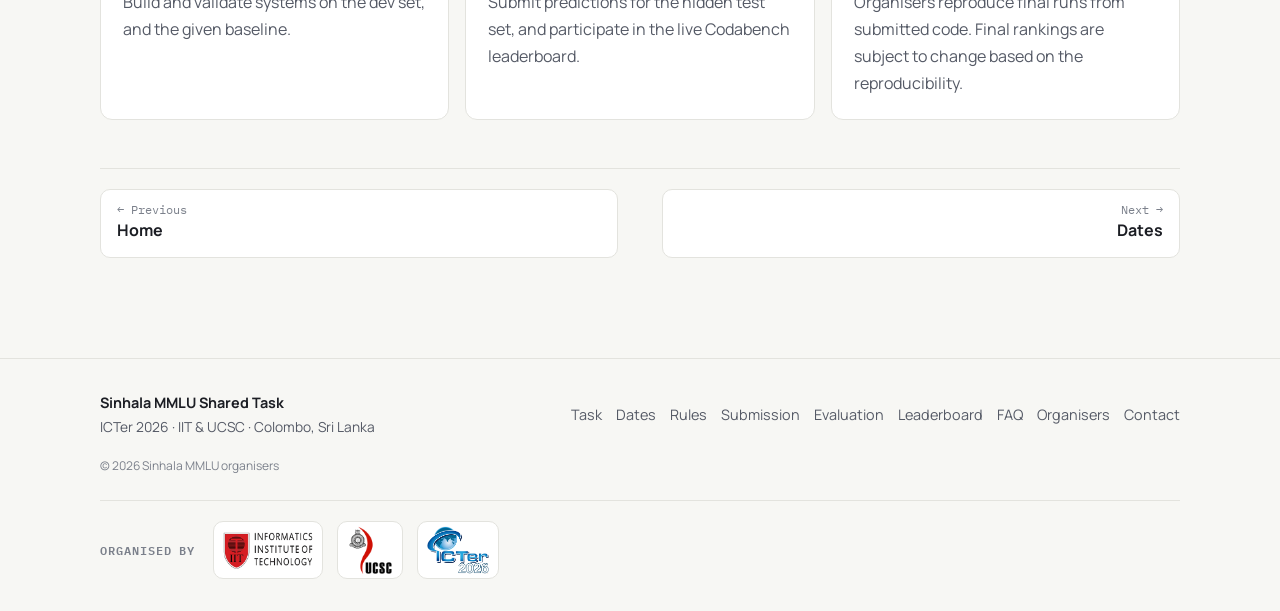
<file: task.html>
<!doctype html>
<html lang="en">
<head>
  <meta charset="utf-8">
  <meta name="viewport" content="width=device-width, initial-scale=1">
  <title>Task · Sinhala MMLU Shared Task</title>
  <meta name="description" content="The Sinhala MMLU task: multiple-choice question answering in Sinhala across three difficulty levels.">
  <meta property="og:title" content="Task · Sinhala MMLU Shared Task">
  <meta property="og:description" content="The Sinhala MMLU task: multiple-choice question answering in Sinhala across three difficulty levels.">
  <meta property="og:type" content="website">
  <!-- <meta name="theme-color" content="#f7f7f4" media="(prefers-color-scheme: light)"> -->
  <!-- <meta name="theme-color" content="#101216" media="(prefers-color-scheme: dark)"> -->
  <meta name="theme-color" content="#f7f7f4">
  <script>try{var t=localStorage.getItem("theme");if(t)document.documentElement.setAttribute("data-theme",t)}catch(e){}</script>
  <!-- <link rel="icon" href="data:,">  <link rel="preconnect" href="https://fonts.googleapis.com"> -->
  <link rel="preconnect" href="https://fonts.gstatic.com" crossorigin>
  <link href="https://fonts.googleapis.com/css2?family=IBM+Plex+Mono:wght@400;500;600&family=Manrope:wght@400;500;600;700;800&family=Noto+Sans+Sinhala:wght@400;600;800&display=swap" rel="stylesheet">
  <link rel="stylesheet" href="assets/styles.css">
</head>
<body data-page="task">
<a class="skip" href="#main">Skip to content</a>
<header id="site-header" class="topbar"></header>

<main id="main">
<section class="page-head">
  <div class="wrap">
    <div class="crumb"><a href="index.html">Home</a><span>/</span><span>task</span></div>
    <h1>The <em>Task</em></h1>
    <p class="lead">Given a question written in Sinhala and its answer options, predict the correct option.</p>
  </div>
</section>
<section class="section">
  <div class="wrap split">
    <div class="prose reveal">
      <h3>Overview</h3>
      <p>The Sinhala MMLU benchmark contains multiple-choice questions written natively in Sinhala across a range of subjects. Each question carries a difficulty label - <b class="t-easy">Easy</b>, <b class="t-med">Medium</b> or <b class="t-hard">Hard</b> and systems must choose the single correct option.</p>
      <p>Use any approach that respects the rules: prompting, fine-tuning, ensembles - as long as the <span class="hl">entire inference pipeline totals 8B parameters or less</span> and runs from submitted code with no human in the loop.</p>
      <h3>Data</h3>
      <ul>
        <li><b>Development set</b> - released with gold answers, for building and validating systems.</li>
        <li><b>Hidden test set</b> - released without gold answers to registered teams during the test phase.</li>
      </ul>
      <p class="note">The test set is licensed for use in this shared task only. Redistributing test questions, or publishing them online, is strictly prohibited.</p>
    </div>
    <div class="reveal">
      <div id="quiz" class="example quiz" aria-live="polite"></div>

<!-- <pre class="code"><code><span class="c">// one record per line (JSONL)</span>
{<span class="k">"id"</span>: <span class="s">"dev_0001"</span>,
 <span class="k">"question"</span>: <span class="s si">"ශ්‍රී ලංකාවේ පරිපාලන අගනුවර කුමක්ද?"</span>,
 <span class="k">"options"</span>: {<span class="k">"A"</span>: <span class="s si">"කොළඹ"</span>, <span class="k">"B"</span>: <span class="s si">"ශ්‍රී ජයවර්ධනපුර කෝට්ටේ"</span>,
             <span class="k">"C"</span>: <span class="s si">"මහනුවර"</span>, <span class="k">"D"</span>: <span class="s si">"ගාල්ල"</span>},
 <span class="k">"difficulty"</span>: <span class="s">"Easy"</span>,
 <span class="k">"answer"</span>: <span class="s">"B"</span>}   <span class="c">// omitted in test files</span></code></pre>
      <p class="faint small">Final field names are documented with the dataset release.</p>
    </div>
  </div> -->
</section>

<section class="section">
  <div class="wrap">
    <div class="sec-label"><h3>Dataset paper</h3></div>
    <div class="split cite-split">
      <div class="prose">
        <p>The benchmark is described in:</p>
        <p class="cite">Ashmari Pramodya, Nirasha Nelki, Heshan Shalinda, Chamila Liyanage, Yusuke Sakai, Randil Pushpananda, Ruvan Weerasinghe, Hidetaka Kamigaito and Taro Watanabe. <b>SinhalaMMLU: A Comprehensive Benchmark for Evaluating Multitask Language Understanding in Sinhala</b>. In <i>Proceedings of the 2025 Conference on Empirical Methods in Natural Language Processing (EMNLP)</i>, pages 32943&ndash;32961, 2025.</p>
        <div class="links-row">
          <a class="chip" href="https://aclanthology.org/2025.emnlp-main.1673/" target="_blank" rel="noopener">ACL Anthology</a>
          <!-- <a class="chip" href="https://aclanthology.org/2025.emnlp-main.1673.pdf" target="_blank" rel="noopener">PDF</a> -->
        </div>
        <p class="dim small" style="margin-top:16px">Teams must cite this paper in their system description report and presentation slides.</p>
      </div>
      <div class="prose">
<pre class="code"><code>@inproceedings{pramodya-etal-2025-sinhalammlu,
  title     = {SinhalaMMLU: A Comprehensive Benchmark
               for Evaluating Multitask Language
               Understanding in Sinhala},
  author    = {Pramodya, Ashmari and Nelki, Nirasha and
               Shalinda, Heshan and Liyanage, Chamila and
               Sakai, Yusuke and Pushpananda, Randil and
               Weerasinghe, Ruvan and Kamigaito, Hidetaka
               and Watanabe, Taro},
  booktitle = {Proceedings of the 2025 Conference on
               Empirical Methods in Natural Language
               Processing},
  year      = {2025},
  pages     = {32943--32961},
  url       = {https://aclanthology.org/2025.emnlp-main.1673/}
}</code></pre>
      </div>
    </div>
  </div>
</section>
      
      
<section class="section">
  <div class="wrap">
    <div class="sec-label">phases</div>
    <div class="grid-3">
      <article class="card phase reveal"><span class="ph-n">i</span><h3>Development Phase</h3><p class="when">from 05 Oct</p><p>Build and validate systems on the dev set, and the given baseline.</p></article>
      <article class="card phase reveal"><span class="ph-n">ii</span><h3>Test Phase</h3><p class="when">12 – 27 Oct</p><p>Submit predictions for the hidden test set, and participate in the live Codabench leaderboard.</p></article>
      <article class="card phase reveal"><span class="ph-n">iii</span><h3>Verification Phase</h3><p class="when">28 Oct – 31 Nov</p><p>Organisers reproduce final runs from submitted code. Final rankings are subject to change based on the reproducibility.</p></article>
    </div>
    <div id="pager"></div>
  </div>
</section>
</main>

<footer id="site-footer" class="footer"></footer>
<script src="assets/config.js"></script>
<script src="assets/app.js"></script>
</body>
</html>
</file>
<file: assets/styles.css>
/* =========================================================
   Sinhala MMLU Shared Task — calm theme (light + dark)
   ========================================================= */
:root {
  --bg: #f7f7f4;
  --surface: #ffffff;
  --surface-2: #f0f0ec;
  --line: #e3e3de;
  --line-2: #cfcfc8;
  --text: #1c1e24;
  --dim: #555a66;
  --faint: #7b808b;
  --accent: #4f46e5;
  --accent-hover: #4338ca;
  --accent-soft: rgba(79, 70, 229, .08);
  --accent-line: rgba(79, 70, 229, .3);
  --on-accent: #ffffff;
  --easy: #0f766e;
  --med: #a16207;
  --hard: #b42318;
  --shadow: 0 1px 2px rgba(20, 22, 30, .04), 0 4px 16px rgba(20, 22, 30, .05);
  --radius: 12px;
  --sans: "Manrope", system-ui, -apple-system, "Segoe UI", sans-serif;
  --mono: "IBM Plex Mono", ui-monospace, Menlo, Consolas, monospace;
  --si: "Noto Sans Sinhala", "Manrope", sans-serif;
  color-scheme: light;
}
/* @media (prefers-color-scheme: dark) {
  :root:not([data-theme="light"]) {
    --bg: #101216; --surface: #171a20; --surface-2: #1d2028; --line: #262a33; --line-2: #363b46;
    --text: #e6e8ed; --dim: #a2a8b4; --faint: #7f8591;
    --accent: #8f95ff; --accent-hover: #a9adff; --accent-soft: rgba(143, 149, 255, .12); --accent-line: rgba(143, 149, 255, .35); --on-accent: #12131a;
    --easy: #5cc2b4; --med: #d5a64a; --hard: #e3796f;
    --shadow: 0 1px 2px rgba(0, 0, 0, .3); color-scheme: dark;
  }
} */
:root[data-theme="dark"] {
  --bg: #101216; --surface: #171a20; --surface-2: #1d2028; --line: #262a33; --line-2: #363b46;
  --text: #e6e8ed; --dim: #a2a8b4; --faint: #7f8591;
  --accent: #8f95ff; --accent-hover: #a9adff; --accent-soft: rgba(143, 149, 255, .12); --accent-line: rgba(143, 149, 255, .35); --on-accent: #12131a;
  --easy: #5cc2b4; --med: #d5a64a; --hard: #e3796f;
  --shadow: 0 1px 2px rgba(0, 0, 0, .3); color-scheme: dark;
}

* { box-sizing: border-box; }
html { scroll-behavior: smooth; }
body { margin: 0; min-height: 100vh; background: var(--bg); color: var(--text); font: 16px/1.7 var(--sans); -webkit-font-smoothing: antialiased; overflow-x: hidden; }
::selection { background: var(--accent-soft); }
.si { font-family: var(--si); }
.mono { font-family: var(--mono); }
.dim { color: var(--dim); }
.faint { color: var(--faint); }
.small { font-size: .86rem; }
.center { text-align: center; }
.t-easy { color: var(--easy); } .t-med { color: var(--med); } .t-hard { color: var(--hard); }
.hl { color: var(--accent); font-weight: 700; }
a { color: var(--accent); text-underline-offset: 3px; }
a:hover { color: var(--accent-hover); }
h1, h2, h3 { margin: 0 0 .5em; line-height: 1.15; letter-spacing: -.02em; }
h1 { font-weight: 800; }
h2 { font-size: clamp(1.5rem, 3vw, 2rem); font-weight: 800; }
h3 { font-size: 1.08rem; font-weight: 700; letter-spacing: -.01em; }
code, pre { font-family: var(--mono); font-size: .86em; }
:not(pre) > code { background: var(--surface-2); padding: .12em .4em; border-radius: 5px; }
.wrap { width: 100%; max-width: 1120px; margin: 0 auto; padding: 0 20px; }
.narrow { max-width: 800px; }
.skip { position: absolute; left: -999px; top: 8px; background: var(--accent); color: var(--on-accent); padding: 8px 12px; z-index: 300; border-radius: 6px; }
.skip:focus { left: 8px; }

/* ---------- header ---------- */
.topbar { position: sticky; top: 0; z-index: 100; background: var(--bg); border-bottom: 1px solid var(--line); }
.topbar-inner { display: flex; align-items: center; justify-content: space-between; min-height: 64px; gap: 12px; }
.brand { display: flex; align-items: center; gap: 10px; color: var(--text); text-decoration: none; flex-shrink: 0; }
.brand:hover { color: var(--text); }
/* .brand-mark { width: 36px; height: 36px; border-radius: 9px; display: grid; place-items: center; font: 700 1.05rem var(--si); color: var(--on-accent); background: var(--accent); } */
.brand-text { display: flex; flex-direction: column; line-height: 1.2; }
.brand-text strong { font-size: .98rem; font-weight: 800; }
.brand-text small { font: .7rem var(--mono); color: var(--faint); }
.header-right { display: flex; align-items: center; gap: 8px; }
.nav { display: flex; align-items: center; gap: 2px; }
.nav a { color: var(--dim); text-decoration: none; font-weight: 600; font-size: .88rem; padding: 7px 10px; border-radius: 8px; white-space: nowrap; }
.nav a:hover { color: var(--text); background: var(--surface-2); }
.nav a.active { color: var(--accent); background: var(--accent-soft); }
.nav a.nav-cta { color: var(--on-accent); background: var(--accent); margin-left: 6px; padding: 7px 14px; }
.nav a.nav-cta:hover { background: var(--accent-hover); color: var(--on-accent); }
.icon-btn { display: grid; place-items: center; width: 38px; height: 38px; border-radius: 9px; border: 1px solid var(--line); background: var(--surface); color: var(--text); cursor: pointer; padding: 0; }
.icon-btn:hover { border-color: var(--line-2); }
.icon-btn svg { width: 18px; height: 18px; }
.theme-btn .sun { display: none; }
:root[data-theme="dark"] .theme-btn .sun { display: block; }
:root[data-theme="dark"] .theme-btn .moon { display: none; }
/* @media (prefers-color-scheme: dark) {
  :root:not([data-theme="light"]) .theme-btn .sun { display: block; }
  :root:not([data-theme="light"]) .theme-btn .moon { display: none; }
} */
.menu-btn { display: none; }
@media (max-width: 1100px) {
  .menu-btn { display: grid; }
  .nav { position: fixed; top: 65px; left: 0; right: 0; bottom: 0; flex-direction: column; align-items: stretch; gap: 2px; padding: 14px 20px 28px; background: var(--bg); overflow-y: auto; display: none; }
  .nav.open { display: flex; }
  .nav a { font-size: 1.02rem; padding: 13px 12px; }
  .nav a.nav-cta { margin: 14px 0 0; text-align: center; padding: 13px; }
}

/* ---------- buttons ---------- */
.btn { display: inline-flex; align-items: center; justify-content: center; gap: 8px; padding: 11px 18px; border-radius: 10px; font: 700 .92rem var(--sans); text-decoration: none; cursor: pointer; border: 1px solid transparent; transition: background .15s, border-color .15s, color .15s; }
.btn .arrow { transition: transform .15s; }
.btn:hover .arrow { transform: translateX(3px); }
.btn-primary { background: var(--accent); color: var(--on-accent) !important; }
.btn-primary:hover { background: var(--accent-hover); }
.btn-ghost { background: var(--surface); color: var(--text) !important; border-color: var(--line-2); }
.btn-ghost:hover { border-color: var(--accent); color: var(--accent) !important; }
a.disabled { opacity: .55; cursor: not-allowed; pointer-events: none; }
a.disabled::after { content: "soon"; font: 600 .62rem var(--mono); text-transform: uppercase; letter-spacing: .06em; border: 1px solid currentColor; padding: 0 6px; border-radius: 999px; margin-left: 6px; }
.chip { display: inline-flex; align-items: center; padding: 6px 12px; border-radius: 999px; border: 1px solid var(--line-2); color: var(--text) !important; background: var(--surface); text-decoration: none; font-weight: 600; font-size: .84rem; }
.chip:hover { border-color: var(--accent); }
.tok { display: inline-flex; align-items: center; padding: 1px 8px; border-radius: 6px; font: 500 .76rem var(--mono); color: var(--dim); background: var(--surface-2); border: 1px solid var(--line); }
.tok.si { font-family: var(--si); font-size: .92rem; color: var(--text); }
.tok-sub { border-style: dashed; }

/* ---------- page head ---------- */
.page-head { padding: 48px 0 22px; border-bottom: 1px solid var(--line); margin-bottom: 12px; }
.crumb { display: flex; align-items: center; gap: 6px; font: .8rem var(--mono); color: var(--faint); margin-bottom: 10px; }
.crumb a { color: var(--faint); text-decoration: none; }
.crumb a:hover { color: var(--accent); }
.page-head h1 { font-size: clamp(2rem, 5vw, 2.8rem); margin-bottom: 10px; }
.page-head h1 em, .hero h1 em { font-style: normal; color: var(--accent); }
.lead { font-size: 1.1rem; color: var(--dim); max-width: 680px; margin: 0 0 16px; }
.page-head .lead { text-wrap: balance; max-width: 760px; }

/* ---------- hero ---------- */
.hero { padding: 56px 0 16px; }
.hero-grid { display: grid; grid-template-columns: 1.05fr 1fr; gap: 48px; align-items: center; }
@media (max-width: 960px) { .hero-grid { grid-template-columns: 1fr; gap: 32px; } }
.eyebrow { font: 500 .8rem var(--mono); color: var(--faint); margin: 0 0 14px; }
.hero h1 { font-size: clamp(2.1rem, 4.8vw, 3.3rem); line-height: 1.1; margin-bottom: 18px; }
.hero h1 .si-big { color: var(--accent); font-family: var(--si); }
.actions { display: flex; flex-wrap: wrap; gap: 10px; margin-top: 24px; }

/* attention demo */
.attn-card { border: 1px solid var(--line); border-radius: 14px; padding: 20px; background: var(--surface); box-shadow: var(--shadow); min-width: 0; }
.attn-head { display: flex; justify-content: space-between; flex-wrap: wrap; gap: 6px 10px; font: .74rem var(--mono); color: var(--faint); }
.attn-head b { color: var(--text); font-weight: 600; }
.attn-stage { position: relative; padding-top: 60px; }
.attn-svg { position: absolute; inset: 0; width: 100%; height: 100%; overflow: visible; pointer-events: none; }
.attn-svg path { fill: none; stroke: var(--accent); stroke-linecap: round; transition: stroke-opacity .25s, stroke-width .25s; }
.tokens { display: flex; flex-wrap: wrap; gap: 6px; }
.tokens .tok { font-size: .98rem; padding: 5px 10px; cursor: pointer; transition: background .2s, border-color .2s, color .2s; }
.tokens .tok:hover { border-color: var(--line-2); }
.tokens .tok.q { border-color: var(--accent); background: var(--accent-soft); color: var(--accent); }
.probs { margin-top: 18px; border-top: 1px solid var(--line); padding-top: 14px; }
.probs-title { font: .74rem var(--mono); color: var(--faint); margin-bottom: 8px; }
.prob { display: grid; grid-template-columns: 24px minmax(0, 1fr) 40px; align-items: center; gap: 10px; margin: 6px 0; font-size: .92rem; }
.prob .opt { font: 600 .74rem var(--mono); width: 24px; height: 24px; display: grid; place-items: center; border-radius: 6px; background: var(--surface-2); color: var(--dim); }
.prob .track { position: relative; height: 26px; border-radius: 6px; background: var(--surface-2); overflow: hidden; }
.prob .fill { position: absolute; inset: 0 auto 0 0; width: 0; background: var(--line-2); opacity: .7; transition: width .8s ease; }
.prob .lbl { position: relative; padding: 0 10px; line-height: 26px; white-space: nowrap; overflow: hidden; text-overflow: ellipsis; display: block; }
.prob .val { font: .76rem var(--mono); color: var(--faint); text-align: right; }
.prob.win .fill { background: var(--accent); opacity: .2; }
.prob.win .opt { background: var(--accent); color: var(--on-accent); }
.prob.win .val { color: var(--accent); font-weight: 600; }
.attn-foot { margin-top: 10px; font: .7rem var(--mono); color: var(--faint); }

.countdown { margin-top: 40px; display: flex; flex-wrap: wrap; justify-content: center; align-items: center; gap: 12px 28px; border: 1px solid var(--line); border-radius: var(--radius); padding: 16px 22px; background: var(--surface); }
.cd-label { color: var(--dim); font-size: 1rem; }
.cd-label strong { color: var(--text); }
.cd-grid { display: grid; grid-template-columns: repeat(4, minmax(56px, 1fr)); text-align: center; }
.cd-grid div { padding: 0 10px; border-left: 1px solid var(--line); }
.cd-grid div:first-child { border-left: 0; }
.cd-grid span { display: block; font: 600 1.6rem/1.15 var(--mono); font-variant-numeric: tabular-nums; }
.cd-grid small { font: .68rem bold var(--mono); text-transform: uppercase; letter-spacing: .1em; color: var(--faint); }
@media (max-width: 560px) { .cd-grid { width: 100%; } .cd-grid div { padding: 0 4px; } }

/* ---------- layout ---------- */
.section { padding: 28px 0; }
.sec-label { font: 700 .80rem var(--mono); color: var(--faint); text-transform: uppercase; letter-spacing: .08em; margin-bottom: 14px; }
.grid-2, .grid-3, .grid-4 { display: grid; gap: 16px; margin: 20px 0; }
.grid-2 { grid-template-columns: repeat(2, 1fr); }
.grid-3 { grid-template-columns: repeat(3, 1fr); }
.grid-4 { grid-template-columns: repeat(4, 1fr); }
.split { display: grid; grid-template-columns: 1.05fr 1fr; gap: 40px; margin-top: 24px; margin-bottom: 24px; }
.split > *, .grid-2 > *, .grid-3 > *, .grid-4 > *, .prose { min-width: 0; }
@media (max-width: 920px) { .grid-3, .grid-4 { grid-template-columns: 1fr 1fr; } .split { grid-template-columns: 1fr; gap: 24px; } }
@media (max-width: 620px) { .grid-2, .grid-3, .grid-4 { grid-template-columns: 1fr; } }

.card { border: 1px solid var(--line); border-radius: var(--radius); padding: 22px; background: var(--surface); transition: border-color .15s, box-shadow .15s; }
.card p { color: var(--dim); }
.card p:last-child { margin-bottom: 0; }
a.card { display: block; color: var(--text); text-decoration: none; }
a.card:hover { border-color: var(--accent-line); box-shadow: var(--shadow); }
a.card .go { font-weight: 700; font-size: .86rem; color: var(--accent); }
.card-tag { margin-bottom: 12px; align-items: center;}
.prose ul, .prose ol, .card ul, .card ol { padding-left: 1.2em; }
.prose li, .card li { margin: 6px 0; }
.prose p, .prose li, .card li { color: var(--dim); }
.prose b, .card b { color: var(--text); }
.prose h3 { margin-top: 1.5em; } .prose h3:first-child { margin-top: 0; }
.note { border-left: 3px solid var(--line-2); background: var(--surface-2); padding: 10px 14px; border-radius: 0 8px 8px 0; font-size: .92rem; }
.callout { display: flex; gap: 12px; align-items: flex-start; border: 1px solid var(--line); background: var(--surface-2); border-radius: var(--radius); padding: 16px 20px; margin: 24px 0; }
.callout .mark { flex-shrink: 0; width: 26px; height: 26px; display: grid; place-items: center; border-radius: 7px; background: var(--surface); border: 1px solid var(--line-2); font: 700 .85rem var(--mono); color: var(--dim); }
.callout p { margin: 0; color: var(--dim); }
.callout b { color: var(--text); }

.stats { display: grid; grid-template-columns: repeat(4, 1fr); border: 1px solid var(--line); border-radius: var(--radius); background: var(--surface); overflow: hidden; }
.stat { padding: 20px 22px; border-right: 1px solid var(--line); }
.stat:last-child { border-right: 0; }
.stat b { display: block; font: 700 2rem/1.1 var(--mono); margin-bottom: 4px; }
.stat b sup { font-size: .5em; color: var(--faint); }
.stat > span { font-size: .86rem; color: var(--dim); }
@media (max-width: 760px) { .stats { grid-template-columns: 1fr 1fr; } .stat:nth-child(2) { border-right: 0; } .stat:nth-child(-n+2) { border-bottom: 1px solid var(--line); } }

.seq { list-style: none; padding: 0; margin: 0; counter-reset: s; }
.seq li { counter-increment: s; position: relative; padding: 12px 0 12px 44px; border-bottom: 1px solid var(--line); color: var(--dim); }
.seq li b { color: var(--text); }
.seq li::before { content: counter(s); position: absolute; left: 0; top: 13px; width: 26px; height: 26px; display: grid; place-items: center; font: 600 .78rem var(--mono); color: var(--accent); background: var(--accent-soft); border-radius: 50%; }

.news { list-style: none; padding: 0; margin: 0 0 16px; }
.news li { border: 1px solid var(--line); border-radius: 10px; padding: 12px 14px; margin-bottom: 8px; background: var(--surface); color: var(--dim); }
.news time { display: block; font: 600 .72rem var(--mono); color: var(--faint); margin-bottom: 2px; }
.links-row { display: flex; flex-wrap: wrap; gap: 8px; }

.tag { display: inline-block; font: 600 .68rem var(--mono); letter-spacing: .04em; text-transform: uppercase; padding: 2px 8px; border-radius: 999px; background: var(--surface-2); color: var(--dim); border: 1px solid var(--line); }
.tag-easy { color: var(--easy); } .tag-med { color: var(--med); } .tag-hard { color: var(--hard); }
.tag-next { color: var(--accent); border-color: var(--accent-line); background: var(--accent-soft); }

.example { border: 1px solid var(--line); border-radius: var(--radius); padding: 20px; background: var(--surface); margin-bottom: 16px; }
.ex-meta { display: flex; justify-content: space-between; align-items: center; font-size: .78rem; }
.ex-q { font-size: 1.2rem; font-weight: 600; margin: 14px 0; }
.ex-opts { list-style: none; margin: 0 0 10px; padding: 0; }
.ex-opts li { display: flex; align-items: center; gap: 10px; padding: 8px 12px; border: 1px solid var(--line); border-radius: 8px; margin: 6px 0; }
.ex-opts .opt { width: 24px; height: 24px; display: grid; place-items: center; border-radius: 6px; background: var(--surface-2); font: 600 .74rem var(--mono); flex-shrink: 0; }
.ex-opts li.correct { border-color: var(--easy); }
.ex-opts li.correct .opt { background: var(--easy); color: var(--surface); }
.ex-opts li.correct::after { content: "answer"; margin-left: auto; font: 600 .68rem var(--mono); color: var(--easy); text-transform: uppercase; }

pre.code { background: var(--surface-2); border: 1px solid var(--line); border-radius: 10px; padding: 14px 16px; overflow-x: auto; line-height: 1.6; margin: 0 0 14px; }
pre.code .c { color: var(--faint); } pre.code .k { color: var(--accent); } pre.code .s, pre.code .n { color: var(--text); }

.phase { position: relative; }
.phase .ph-n { position: absolute; top: 20px; right: 20px; font: 600 .8rem var(--mono); color: var(--faint); }
.phase .when { font: .8rem var(--mono); color: var(--accent); margin: -4px 0 8px; }

/* timeline */
.timeline-wrap { position: relative; padding-left: 28px; margin: 8px 0 20px; }
.tl-rail { position: absolute; left: 7px; top: 12px; bottom: 12px; width: 2px; background: var(--line); }
.tl-rail span { display: none; }
.timeline { list-style: none; margin: 0; padding: 0; }
.timeline li { position: relative; border: 1px solid var(--line); border-radius: var(--radius); padding: 16px 20px; margin-bottom: 12px; background: var(--surface); }
.timeline li::before { content: ""; position: absolute; left: -26px; top: 22px; width: 12px; height: 12px; border-radius: 50%; background: var(--bg); border: 2px solid var(--line-2); }
.timeline li .pos { display: none; }
.timeline li.past { opacity: .6; }
.timeline li.past::before { background: var(--line-2); }
.timeline li.next { border-color: var(--accent-line); }
.timeline li.next::before { border-color: var(--accent); background: var(--accent); }
.tl-date { display: flex; flex-wrap: wrap; gap: 8px; align-items: center; font: 600 .8rem var(--mono); color: var(--dim); }
.tl-title { font-weight: 700; font-size: 1.05rem; margin: 4px 0 2px; }
.tl-text { margin: 0; color: var(--dim); font-size: .94rem; }
.mini-tl { list-style: none; margin: 0; padding: 0; }
.mini-tl li { display: grid; grid-template-columns: 70px 1fr; gap: 12px; padding: 10px 0; border-bottom: 1px solid var(--line); }
.mini-tl time { font: 600 .78rem var(--mono); color: var(--accent); padding-top: 2px; }

.rule h3 { display: flex; align-items: center; gap: 10px; }
.rule .ix { width: 30px; height: 30px; flex-shrink: 0; display: grid; place-items: center; border-radius: 8px; font: 600 .76rem var(--mono); color: var(--accent); background: var(--accent-soft); }

.flow { list-style: none; padding: 0; margin: 0 0 8px; display: grid; grid-template-columns: repeat(4, 1fr); gap: 16px; }
.flow li { border: 1px solid var(--line); border-radius: var(--radius); padding: 20px; background: var(--surface); }
.flow li .tok { margin-bottom: 10px; }
.flow p { margin: 0; color: var(--dim); font-size: .94rem; }
@media (max-width: 900px) { .flow { grid-template-columns: 1fr 1fr; } }
@media (max-width: 560px) { .flow { grid-template-columns: 1fr; } }

.metric { border: 1px solid var(--line); border-radius: var(--radius); padding: 20px; text-align: center; background: var(--surface); }
.metric b { display: block; font: 700 1.6rem var(--mono); margin: 10px 0 2px; }
.metric small { color: var(--dim); }
.metric-main { border-color: var(--accent-line); background: var(--accent-soft); }
.metric-main b { color: var(--accent); }
.split-bar { display: flex; border-radius: 8px; overflow: hidden; font: 600 .78rem var(--mono); margin: 10px 0 16px; border: 1px solid var(--line); }
.split-bar > div { padding: 10px 12px; white-space: nowrap; overflow: hidden; }
.split-bar .pub { flex: 30; background: var(--accent); color: var(--on-accent); }
.split-bar .priv { flex: 70; background: var(--surface-2); color: var(--dim); }

.podium { display: grid; grid-template-columns: 1fr 1.1fr 1fr; gap: 16px; align-items: end; }
.prize { text-align: center; border: 1px solid var(--line); border-radius: var(--radius); padding: 24px 16px; background: var(--surface); }
.prize .rank { display: block; font: 700 2.2rem/1 var(--mono); color: var(--faint); margin-bottom: 8px; }
.prize-1 { padding: 36px 16px; border-color: var(--accent-line); }
.prize-1 .rank { color: var(--accent); font-size: 2.8rem; }
.prize-val { font-size: .9rem; color: var(--dim); margin: 0; }
.prize-1 .prize-val { color: var(--text); font-weight: 700; }
@media (max-width: 720px) { .podium { grid-template-columns: 1fr; } .prize-1 { order: -1; } }

.search-wrap { display: flex; align-items: center; gap: 10px; max-width: 540px; border: 1px solid var(--line-2); border-radius: 10px; padding: 0 14px; background: var(--surface); }
.search-wrap:focus-within { border-color: var(--accent); box-shadow: 0 0 0 3px var(--accent-soft); }
.search-wrap svg { width: 16px; height: 16px; color: var(--faint); flex-shrink: 0; }
.search-wrap input { flex: 1; min-width: 0; background: transparent; border: 0; outline: 0; color: var(--text); font: 1rem var(--sans); padding: 12px 0; }
.faq details { border: 1px solid var(--line); border-radius: 10px; margin-bottom: 8px; background: var(--surface); }
.faq summary { cursor: pointer; padding: 15px 50px 15px 18px; font-weight: 700; list-style: none; position: relative; }
.faq summary::-webkit-details-marker { display: none; }
.faq summary::after { content: ""; position: absolute; right: 20px; top: 50%; width: 8px; height: 8px; border-right: 2px solid var(--faint); border-bottom: 2px solid var(--faint); transform: translateY(-70%) rotate(45deg); transition: transform .2s; }
.faq details[open] summary::after { transform: translateY(-30%) rotate(-135deg); }
.faq details p { margin: 0; padding: 0 18px 16px; color: var(--dim); }
mark { background: var(--accent-soft); color: var(--accent); border-radius: 3px; padding: 0 2px; }

.org-logo { width: 60px; height: 60px; border-radius: 12px; display: grid; place-items: center; font: 700 .9rem var(--mono); color: var(--accent); background: var(--accent-soft); margin-bottom: 14px; }
.people { list-style: none; padding: 0 !important; margin: 16px 0 0; }
.people li { display: flex; gap: 12px; align-items: center; padding: 10px 0; border-top: 1px solid var(--line); }
.avatar { width: 40px; height: 40px; border-radius: 50%; display: grid; place-items: center; color: var(--faint); background: var(--surface-2); flex-shrink: 0; }
.people small { display: block; color: var(--dim); }
.email-line { display: flex; flex-wrap: wrap; align-items: center; gap: 10px; word-break: break-all; font-family: var(--mono); }
.copy { border: 1px solid var(--line-2); background: var(--surface); color: var(--text); border-radius: 8px; padding: 4px 12px; cursor: pointer; font: .8rem var(--sans); }
.copy:hover { border-color: var(--accent); }

.pager { display: flex; justify-content: space-between; gap: 12px; margin-top: 48px; padding-top: 20px; border-top: 1px solid var(--line); }
.pager a { flex: 1; max-width: 48%; border: 1px solid var(--line); border-radius: 10px; padding: 12px 16px; text-decoration: none; color: var(--text); background: var(--surface); font-weight: 700; }
.pager a:hover { border-color: var(--accent-line); color: var(--accent); }
.pager small { display: block; font: .72rem var(--mono); color: var(--faint); font-weight: 400; }
.pager .next { text-align: right; margin-left: auto; }

.footer { border-top: 1px solid var(--line); padding: 32px 0; margin-top: 72px; }
.footer-inner { display: flex; flex-wrap: wrap; justify-content: space-between; align-items: center; gap: 16px; font-size: .9rem; }
.footer-nav { display: flex; flex-wrap: wrap; gap: 14px; }
.footer-nav a { color: var(--dim); text-decoration: none; }
.footer-nav a:hover { color: var(--accent); }
.to-top { position: fixed; right: 16px; bottom: 16px; width: 42px; height: 42px; border-radius: 10px; border: 1px solid var(--line-2); background: var(--surface); color: var(--text); cursor: pointer; z-index: 90; box-shadow: var(--shadow); }

/* subtle reveal */
.js .reveal { opacity: 0; transform: translateY(10px); transition: opacity .45s ease, transform .45s ease; }
.js .reveal.in { opacity: 1; transform: none; }

a:focus-visible, button:focus-visible, summary:focus-visible, input:focus-visible { outline: 2px solid var(--accent); outline-offset: 2px; }
@media (prefers-reduced-motion: reduce) {
  html { scroll-behavior: auto; }
  *, *::before, *::after { transition: none !important; }
  .js .reveal { opacity: 1; transform: none; }
}
.crumb span:last-child { text-transform: capitalize; }


/* ---------- interactive example (quiz) ---------- */
.quiz .q-top { display: flex; justify-content: space-between; align-items: center; gap: 10px; font-size: .78rem; }
.quiz .q-count { font: .78rem var(--mono); color: var(--faint); }
.quiz .q-text { font-size: 1.2rem; font-weight: 600; margin: 14px 0; }
.quiz .q-opts { list-style: none; margin: 0; padding: 0; }
.quiz .q-opt { display: flex; width: 100%; align-items: center; gap: 10px; padding: 10px 12px; margin: 6px 0; border: 1px solid var(--line); border-radius: 8px; background: var(--surface); color: var(--text); font: inherit; text-align: left; cursor: pointer; transition: border-color .15s, background .15s; }
.quiz .q-opt:hover:not(:disabled) { border-color: var(--accent); background: var(--accent-soft); }
.quiz .q-opt:disabled { cursor: default; }
.quiz .q-opt .opt { width: 24px; height: 24px; flex-shrink: 0; display: grid; place-items: center; border-radius: 6px; background: var(--surface-2); font: 600 .74rem var(--mono); }
.quiz .q-opt .mk { margin-left: auto; font: 600 .68rem var(--mono); text-transform: uppercase; }
.quiz .q-opt.correct { border-color: var(--easy); background: color-mix(in srgb, var(--easy) 10%, transparent); }
.quiz .q-opt.correct .opt { background: var(--easy); color: var(--surface); }
.quiz .q-opt.correct .mk { color: var(--easy); }
.quiz .q-opt.wrong { border-color: var(--hard); background: color-mix(in srgb, var(--hard) 10%, transparent); }
.quiz .q-opt.wrong .opt { background: var(--hard); color: var(--surface); }
.quiz .q-opt.wrong .mk { color: var(--hard); }
.quiz .q-foot { display: flex; flex-wrap: wrap; align-items: center; justify-content: space-between; gap: 10px; margin-top: 14px; padding-top: 12px; border-top: 1px solid var(--line); }
.quiz .q-msg { font-size: .9rem; color: var(--dim); }
.quiz .q-msg b { color: var(--text); }
.quiz .q-btn { border: 1px solid var(--line-2); background: var(--surface); color: var(--text); border-radius: 8px; padding: 7px 14px; font: 700 .85rem var(--sans); cursor: pointer; }
.quiz .q-btn:hover { border-color: var(--accent); color: var(--accent); }
.quiz .q-note { margin: 10px 0 0; font-size: .82rem; color: var(--faint); }

/* hide the square logo next to the site name */
.brand-mark { display: none; }

/* quiz result card */
.quiz.done { text-align: center; border-color: var(--line-2); }
.quiz.done:has(.perfect) { border-color: var(--easy); background: color-mix(in srgb, var(--easy) 6%, var(--surface)); }
.q-result { padding: 18px 4px 6px; }
.q-result .r-score { display: block; font: 700 2.6rem/1 var(--mono); color: var(--dim); }
.q-result .r-score small { font-size: .45em; color: var(--faint); }
.q-result h3 { margin: 12px 0 6px; font-size: 1.25rem; }
.q-result p { color: var(--dim); margin: 0 auto; max-width: 42ch; }
.q-result .r-actions { display: flex; flex-wrap: wrap; gap: 10px; justify-content: center; margin-top: 18px; }
.q-result .r-cta { text-decoration: none; background: var(--accent); border-color: var(--accent); color: var(--on-accent); }
.q-result .r-cta:hover { background: var(--accent-hover); border-color: var(--accent-hover); color: var(--on-accent); }
.q-result.perfect .r-score, .q-result.perfect h3 { color: var(--easy); }

/* confetti — contained inside the quiz card */
.quiz { position: relative; overflow: hidden; }
.confetti { position: absolute; inset: 0; pointer-events: none; overflow: hidden; }
.confetti i { position: absolute; top: -14px; width: 7px; height: 11px; opacity: 0; border-radius: 2px; animation: confetti-fall linear forwards; }
@keyframes confetti-fall {
  0% { opacity: 1; transform: translate3d(0, 0, 0) rotate(0deg); }
  100% { opacity: 0; transform: translate3d(var(--x, 0), var(--fall, 300px), 0) rotate(var(--r, 360deg)); }
}
@media (prefers-reduced-motion: reduce) { .confetti { display: none; } }

/* ---------- logos & organiser photos ---------- */
.logo-box { display: inline-flex; align-items: center; justify-content: center; background: #fff; border: 1px solid var(--line); border-radius: 10px; padding: 8px 12px; text-decoration: none; }
.logo-box img { display: block; max-height: 40px; width: auto; max-width: 150px; object-fit: contain; }
.logo-fallback { display: none; font: 700 .82rem var(--mono); color: #3a3f4b; }
.logo-box.no-img .logo-fallback { display: block; }

.logo-strip { display: flex; flex-wrap: wrap; align-items: center; gap: 14px; margin-top: 24px; padding-top: 20px; border-top: 1px solid var(--line); }
.logo-strip-label { font: 600 .74rem var(--mono); text-transform: uppercase; letter-spacing: .08em; color: var(--faint); margin-right: 4px; }
.logo-strip .logo-box:hover { border-color: var(--accent-line); }

.org .org-logo { width: auto; height: auto; min-width: 84px; min-height: 64px; margin-bottom: 14px; background: #fff; }
.org .org-logo img { max-height: 52px; max-width: 170px; }
.org .org-logo .logo-fallback { font-size: 1rem; color: #3a3f4b; }

.people .avatar { position: relative; overflow: hidden; padding: 0; }
.people .avatar img { width: 100%; height: 100%; object-fit: cover; border-radius: 50%; display: block; }
.avatar-fallback { display: none; font: 700 .8rem var(--mono); }
.people .avatar.no-img .avatar-fallback, .people .avatar:not(:has(img)) .avatar-fallback { display: block; }

/* bigger logos, same footer box */
.logo-strip .logo-box { height: 58px; padding: 4px 8px; }
.logo-strip .logo-box img { max-height: 100%; max-width: 100%; }


.org .org-logo { height: 72px; width: 190px; padding: 6px 10px; }
.org .org-logo img { max-height: 100%; max-width: 100%; }

/* bigger organiser photos */
.people .avatar { width: 72px; height: 72px; flex-shrink: 0; }
.people li { gap: 16px; padding: 14px 0; }
.avatar-fallback { font-size: 1rem; }

/* ---------- organiser people: photo grid ---------- */
.people-grid { display: grid; grid-template-columns: repeat(auto-fit, minmax(120px, 1fr)); gap: 20px 16px; margin-top: 22px; padding-top: 20px; border-top: 1px solid var(--line); }
.person { margin: 0; text-align: center; }
.person-photo { position: relative; display: grid; place-items: center; width: 110px; height: 110px; margin: 0 auto 12px; border-radius: 50%; overflow: hidden; background: var(--surface-2); border: 1px solid var(--line); }
.person-photo img { width: 100%; height: 100%; object-fit: cover; display: block; }
.person-photo .avatar-fallback { display: none; font: 700 1.5rem var(--mono); color: var(--faint); }
.person-photo.no-img .avatar-fallback, .person-photo:not(:has(img)) .avatar-fallback { display: block; }
.person figcaption b { display: block; font-size: .95rem; line-height: 1.3; }
.person figcaption small { display: block; margin-top: 4px; color: var(--dim); font-size: .82rem; }
@media (max-width: 480px) { .person-photo { width: 92px; height: 92px; } }

/* ---------- leaderboard tables ---------- */
.table-wrap { overflow-x: auto; border: 1px solid var(--line); border-radius: var(--radius); background: var(--surface); }
.lb-table { width: 100%; border-collapse: collapse; font-size: .95rem; }
.lb-table th, .lb-table td { padding: 12px 16px; text-align: left; border-bottom: 1px solid var(--line); white-space: nowrap; }
.lb-table th { font: 600 .74rem var(--mono); text-transform: uppercase; letter-spacing: .06em; color: var(--faint); background: var(--surface-2); }
.lb-table tbody tr:last-child td { border-bottom: 0; }
.lb-table tbody tr:hover td { background: var(--surface-2); }
.lb-table .n { text-align: right; font-family: var(--mono); font-variant-numeric: tabular-nums; }
.lb-table .strong { font-weight: 700; color: var(--text); }
.lb-empty { border: 1px dashed var(--line-2); border-radius: var(--radius); padding: 28px 20px; text-align: center; color: var(--dim); background: var(--surface); margin: 0; }

.cite { border-left: 3px solid var(--accent-line); padding: 2px 0 2px 14px; color: var(--dim); }
.cite-split { grid-template-columns: 1fr 1fr; align-items: start; margin-top: 0; }

.person-photo.has-photo { background-size: cover; background-position: center 35%; }
.person-photo.has-photo .avatar-fallback { display: none; }

/* centre a lone last institution card */
.grid-2 > .org:last-child:nth-child(odd) {
  grid-column: 1 / -1;
  justify-self: center;
  width: calc(50% - 8px);
}
@media (max-width: 620px) {
  .grid-2 > .org:last-child:nth-child(odd) { width: 100%; }
}
</file>
